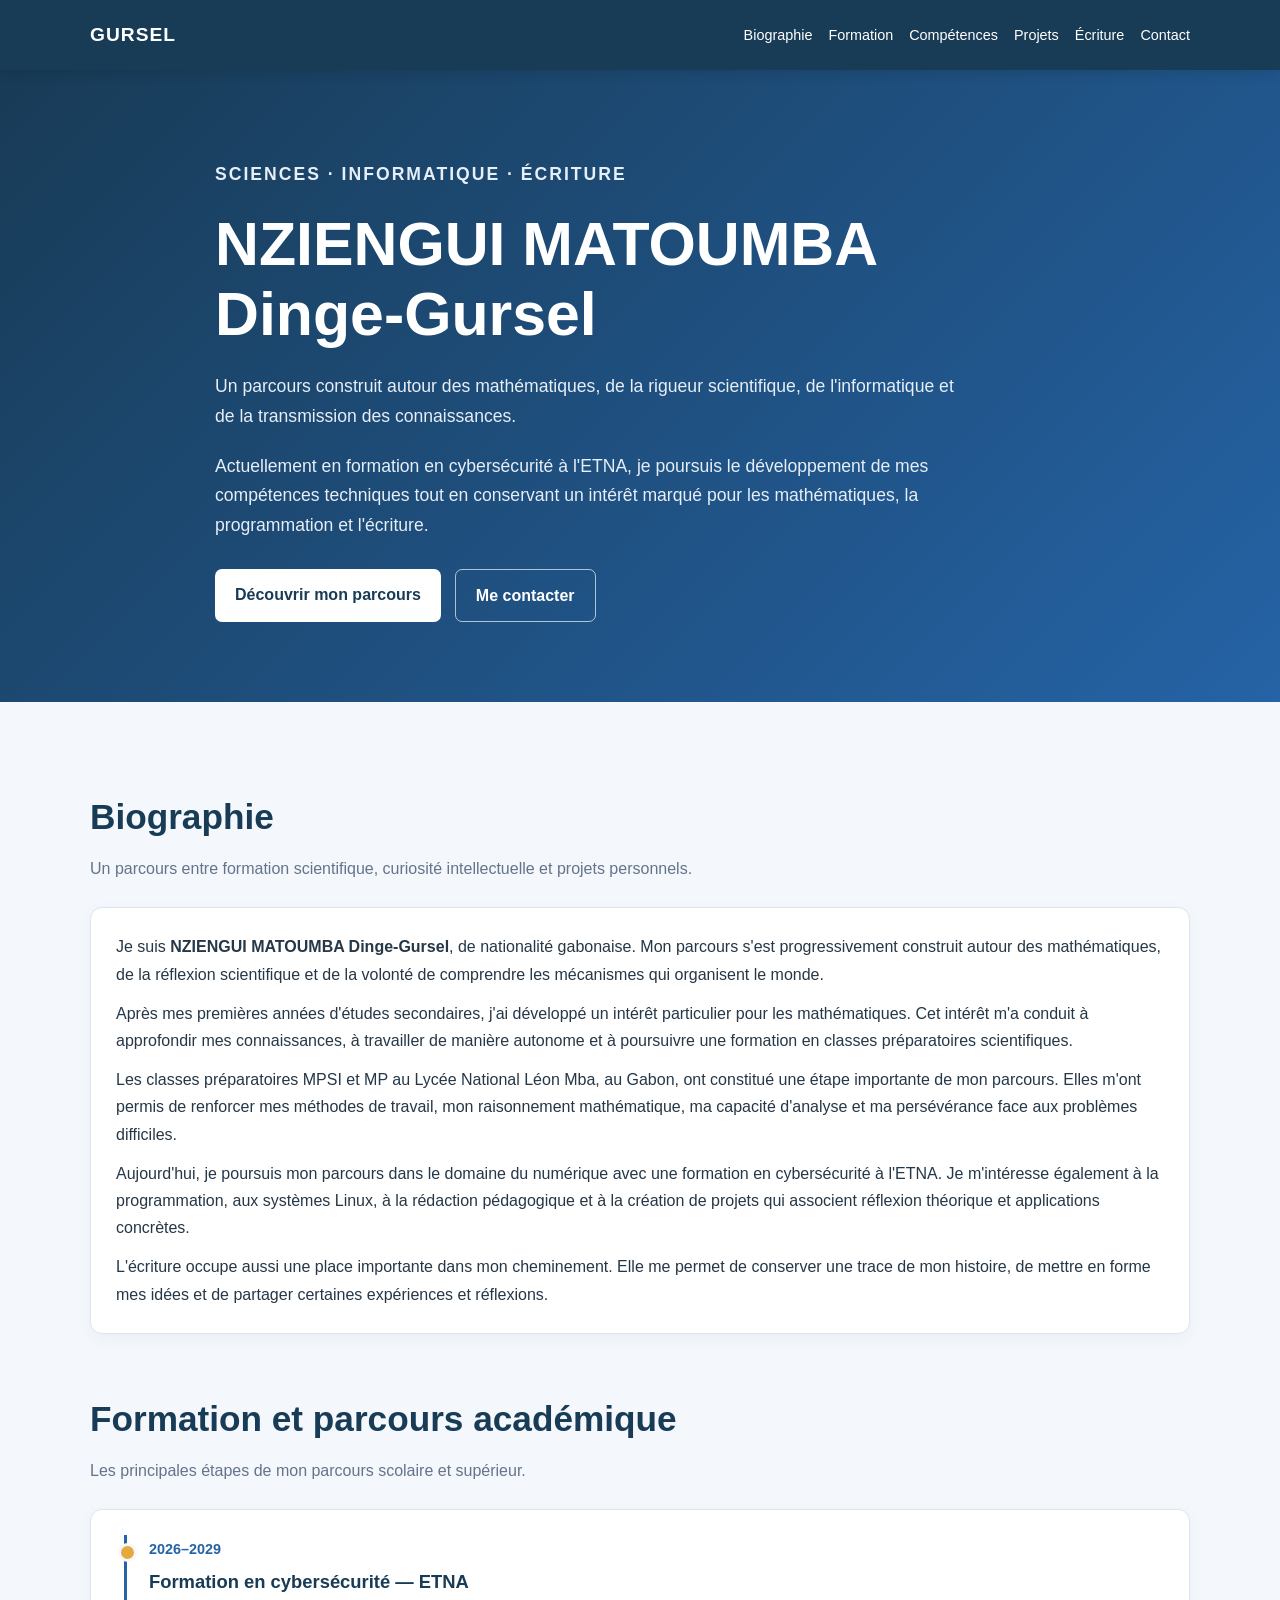
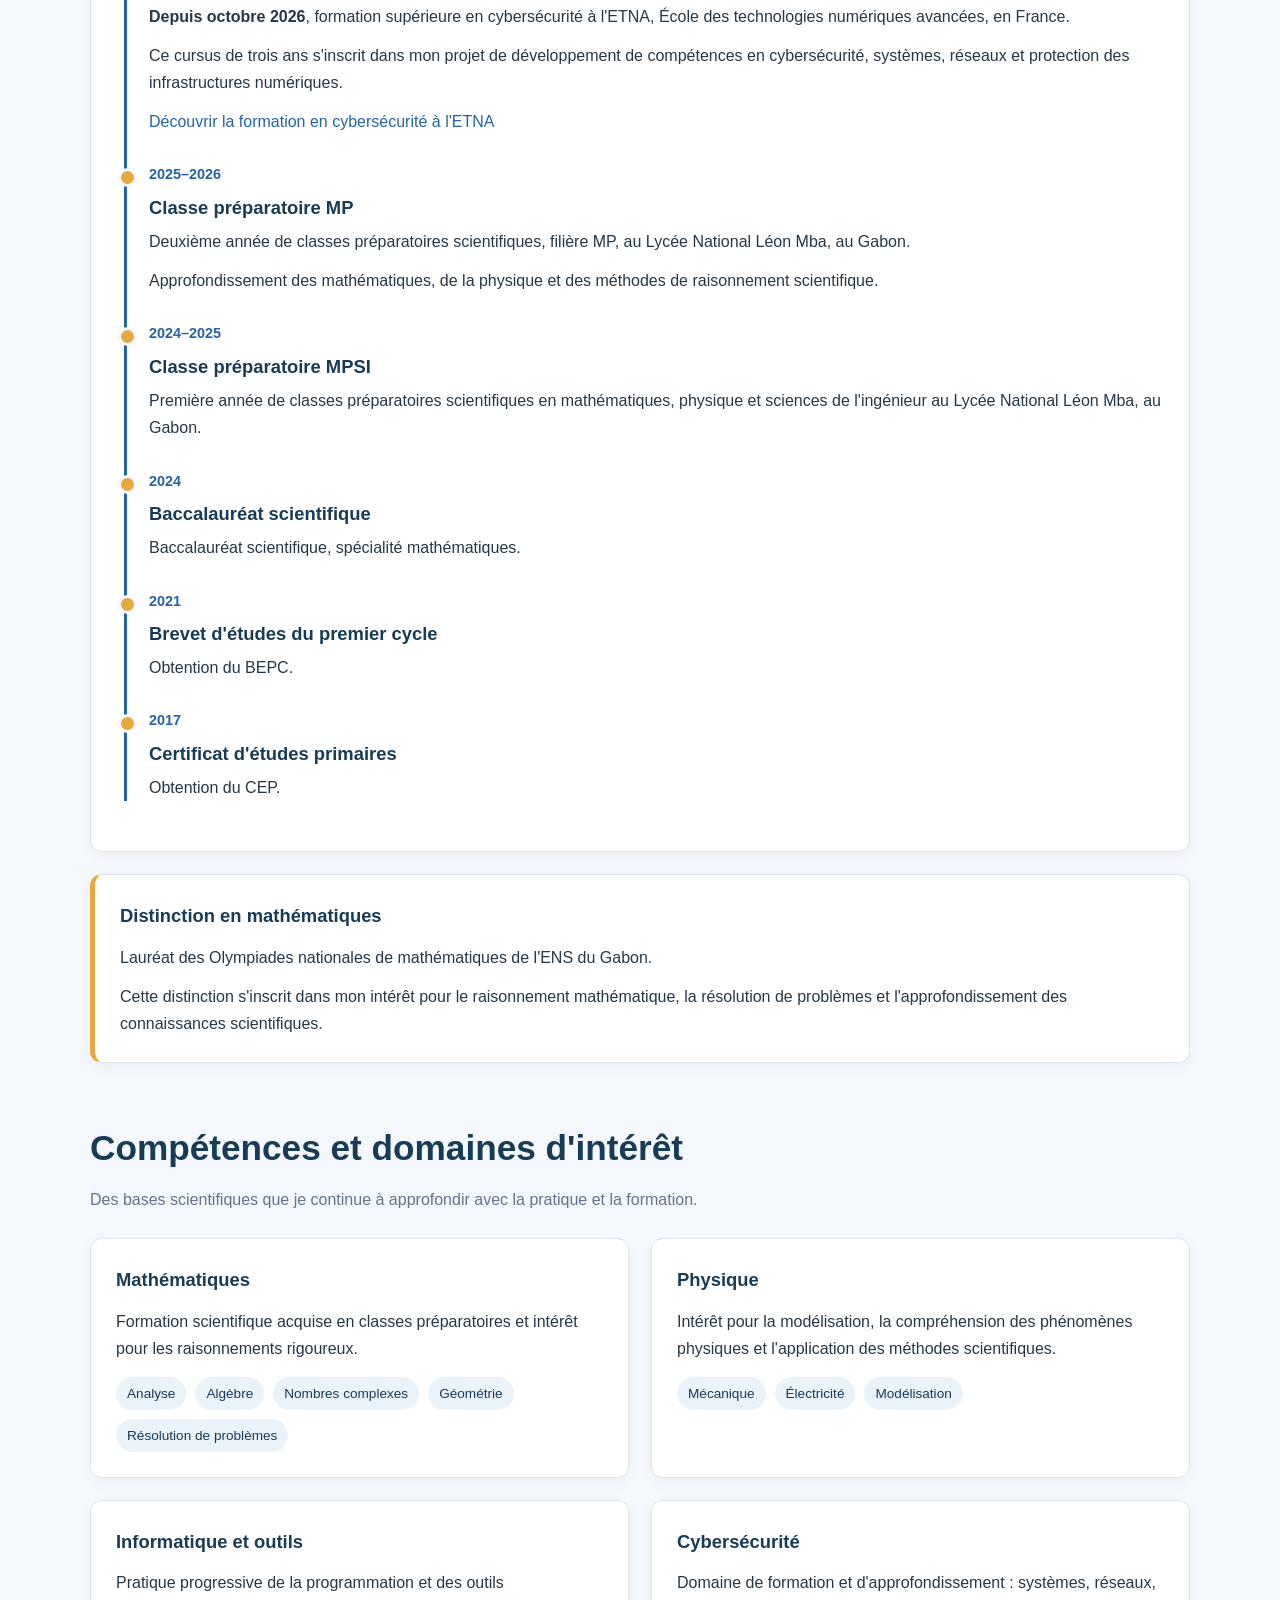
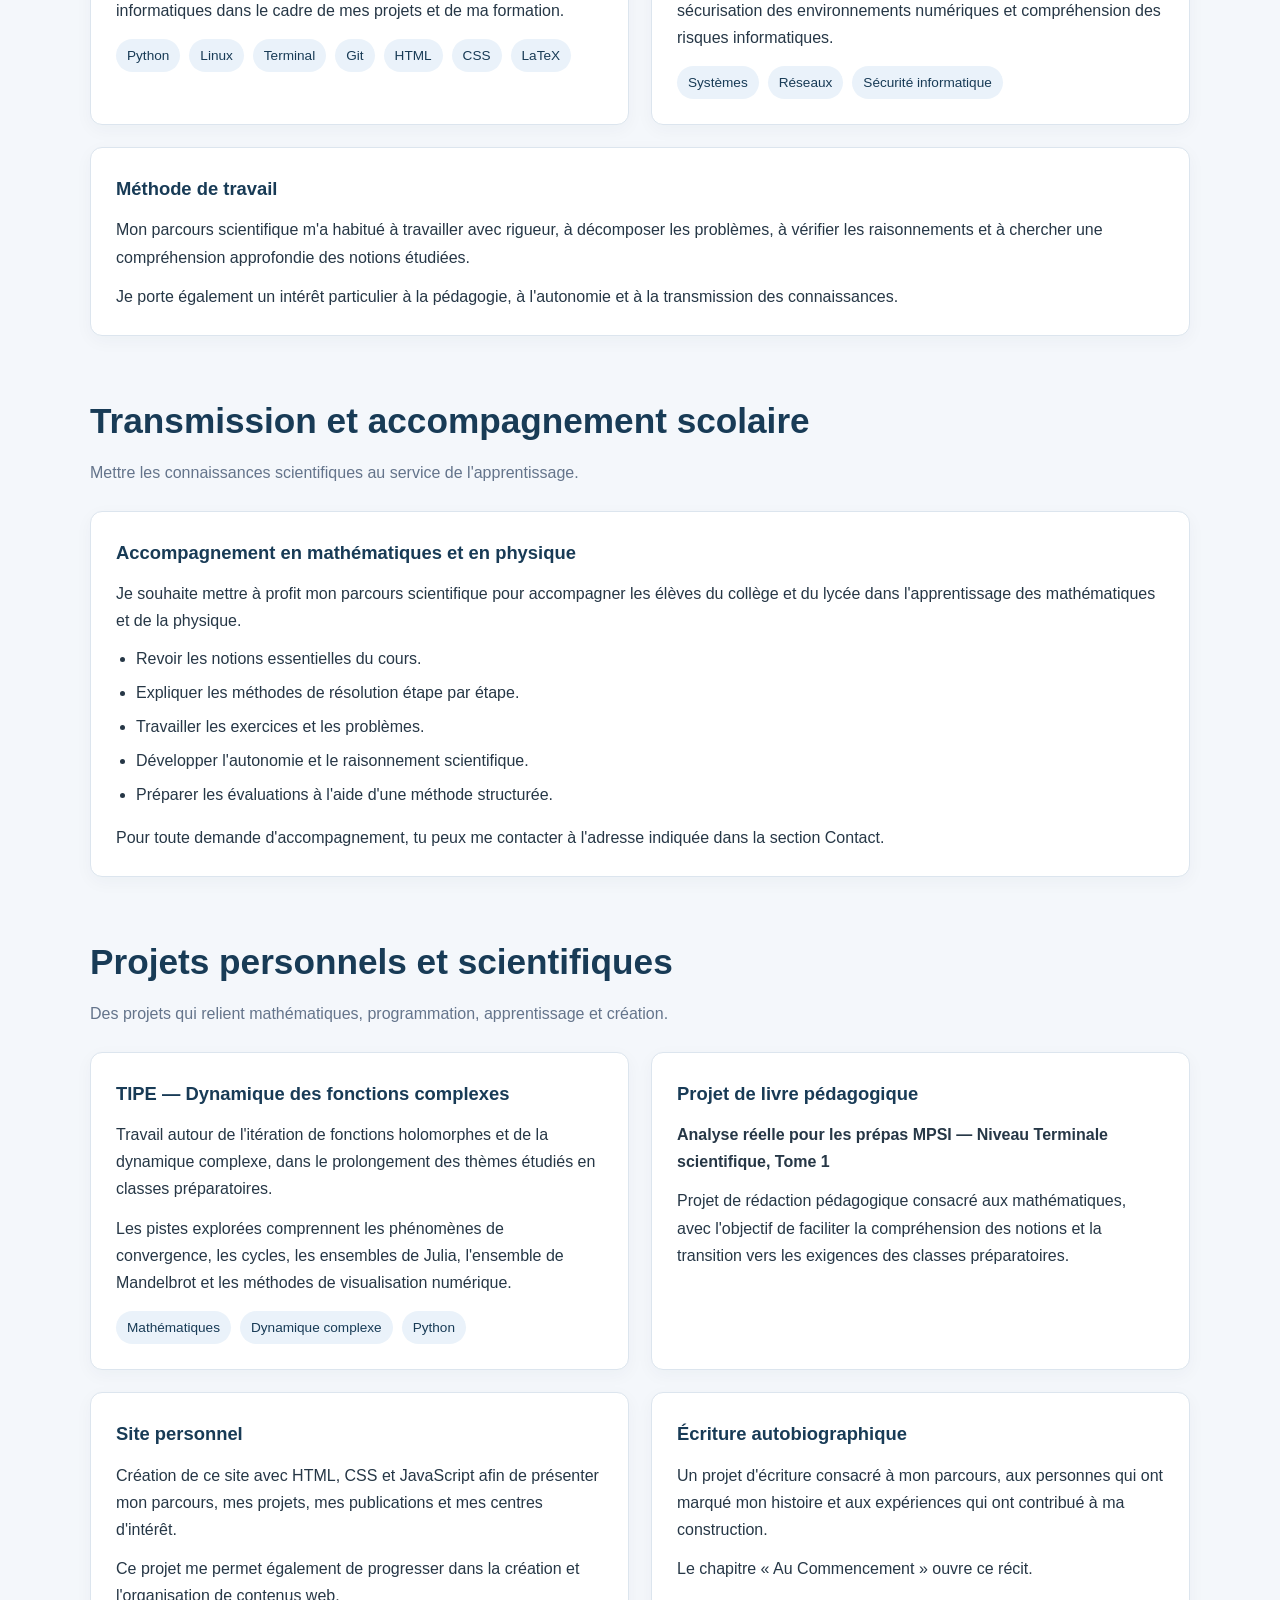
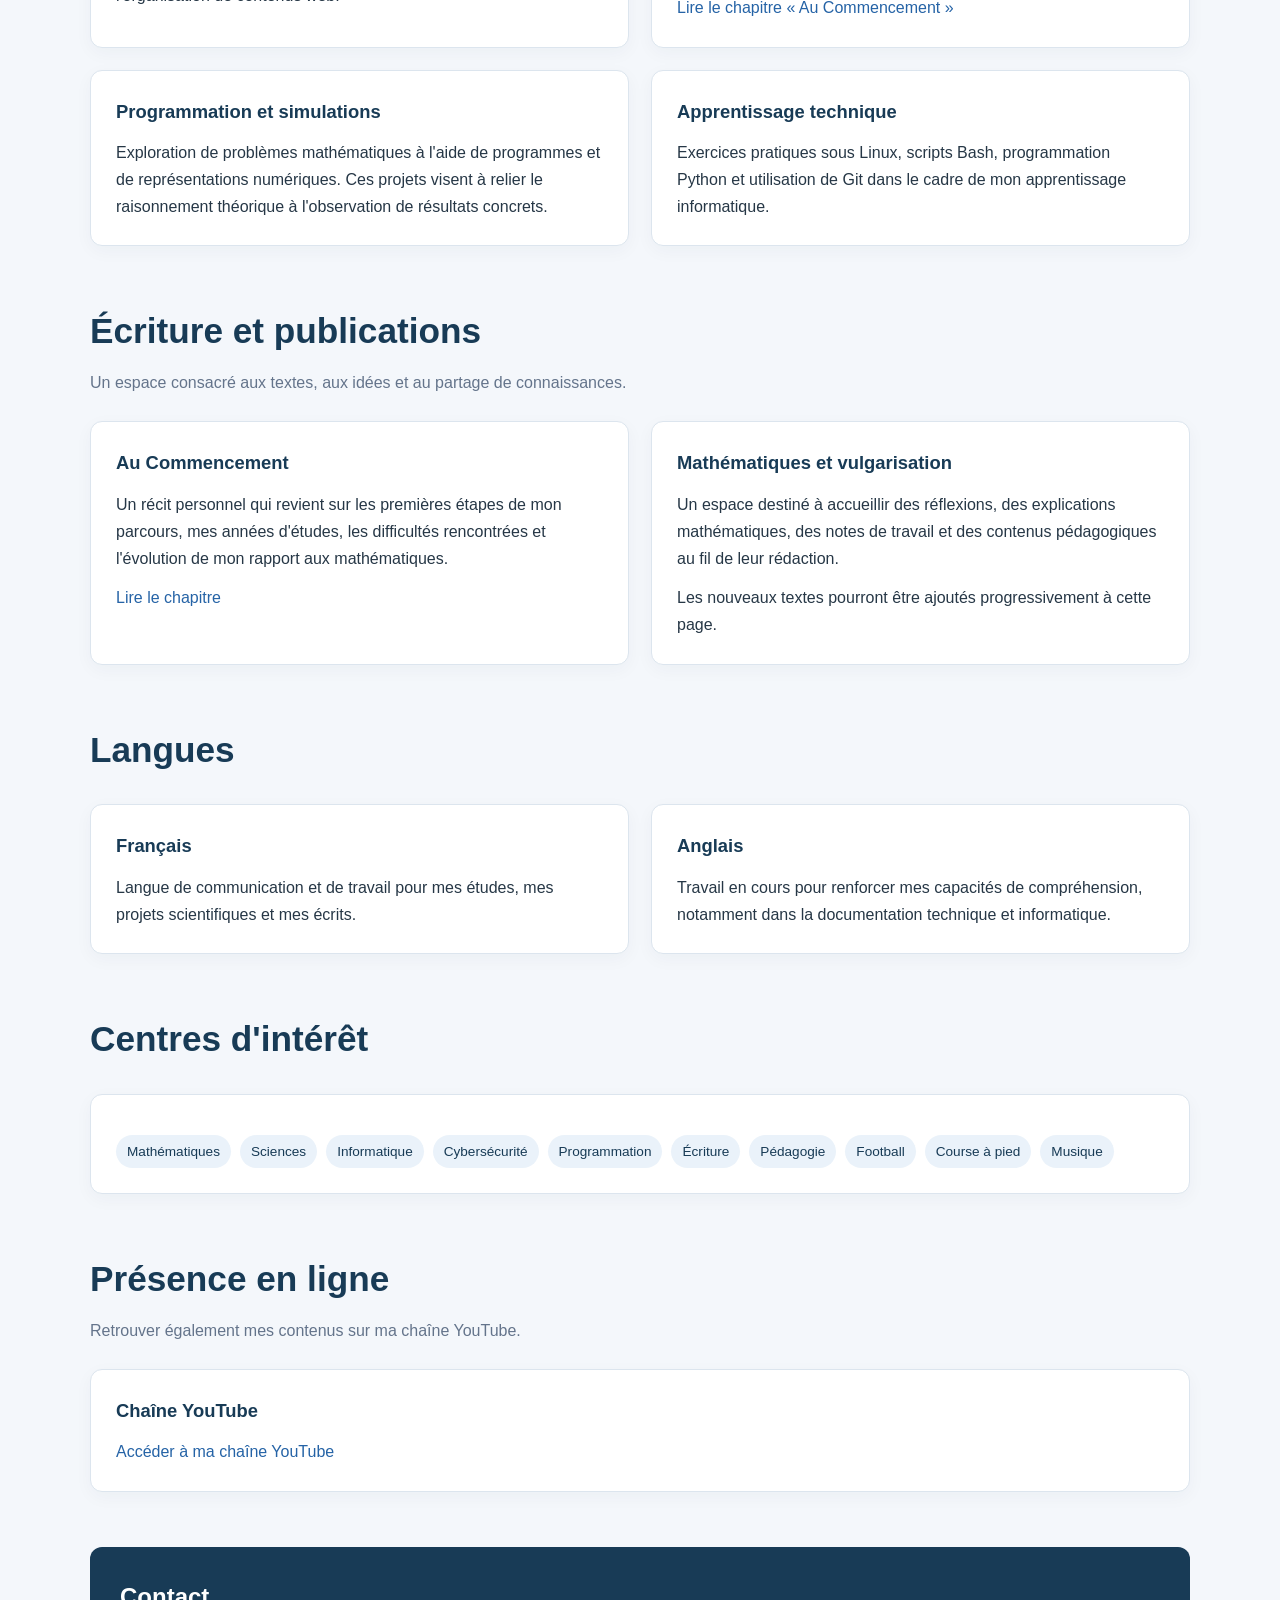
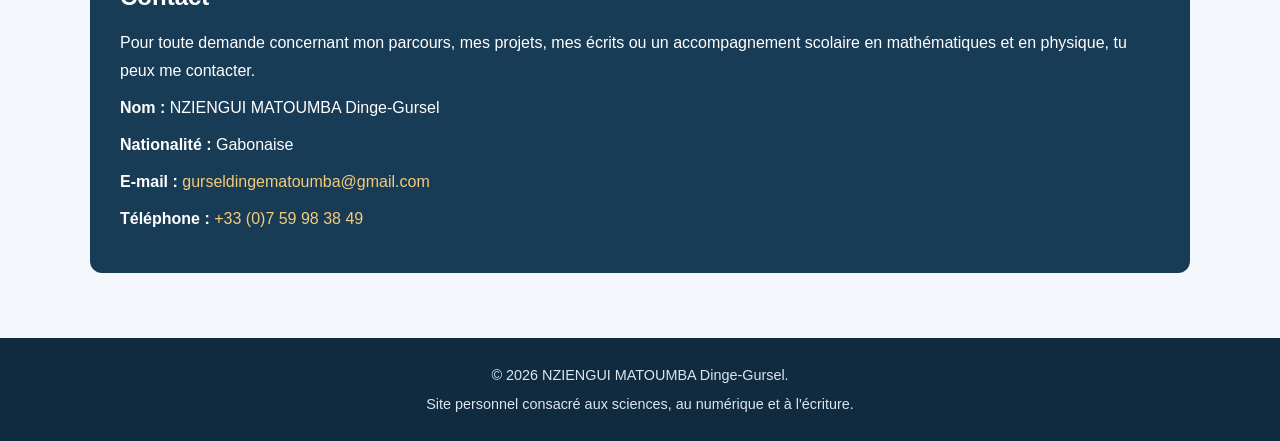
<file: index.html>
<!DOCTYPE html>
<html lang="fr">
<head>
    <meta charset="UTF-8">
    <meta name="viewport" content="width=device-width, initial-scale=1.0">

    <meta name="author" content="NZIENGUI MATOUMBA Dinge-Gursel">
    <meta name="description" content="Site personnel de NZIENGUI MATOUMBA Dinge-Gursel : parcours scientifique, mathématiques, informatique, cybersécurité, projets et écriture.">

    <title>NZIENGUI MATOUMBA Dinge-Gursel | Site personnel</title>

    <style>
        :root {
            --primary: #183b56;
            --secondary: #2563a6;
            --accent: #e5a93d;
            --background: #f4f7fb;
            --surface: #ffffff;
            --text: #263746;
            --muted: #64748b;
            --border: #dce5ee;
        }

        * {
            box-sizing: border-box;
            margin: 0;
            padding: 0;
        }

        html {
            scroll-behavior: smooth;
            scroll-padding-top: 85px;
        }

        body {
            font-family: Arial, Helvetica, sans-serif;
            background: var(--background);
            color: var(--text);
            line-height: 1.7;
        }

        a {
            color: var(--secondary);
            text-decoration: none;
        }

        a:hover {
            text-decoration: underline;
        }

        .container {
            width: min(1100px, 92%);
            margin: 0 auto;
        }

        header {
            position: sticky;
            top: 0;
            z-index: 10;
            background: var(--primary);
            color: white;
            box-shadow: 0 3px 12px rgba(0, 0, 0, 0.12);
        }

        .navbar {
            min-height: 70px;
            display: flex;
            justify-content: space-between;
            align-items: center;
            gap: 20px;
            flex-wrap: wrap;
            padding: 14px 0;
        }

        .logo {
            color: white;
            font-size: 1.2rem;
            font-weight: bold;
            letter-spacing: 1px;
        }

        nav {
            display: flex;
            flex-wrap: wrap;
            gap: 16px;
        }

        nav a {
            color: white;
            font-size: 0.9rem;
        }

        .hero {
            background: linear-gradient(135deg, #183b56, #2563a6);
            color: white;
            padding: 90px 0 80px;
        }

        .hero-content {
            max-width: 850px;
        }

        .eyebrow {
            color: #f4cc79;
            text-transform: uppercase;
            font-size: 0.85rem;
            font-weight: bold;
            letter-spacing: 2px;
            margin-bottom: 18px;
        }

        .hero h1 {
            font-size: clamp(2.1rem, 5vw, 3.8rem);
            line-height: 1.15;
            margin-bottom: 22px;
        }

        .hero p {
            max-width: 750px;
            font-size: 1.1rem;
            color: #e6eef7;
            margin-bottom: 20px;
        }

        .hero-links {
            display: flex;
            gap: 14px;
            flex-wrap: wrap;
            margin-top: 28px;
        }

        .btn {
            display: inline-block;
            padding: 12px 20px;
            border-radius: 7px;
            font-weight: bold;
            transition: transform 0.2s, background 0.2s;
        }

        .btn:hover {
            transform: translateY(-2px);
            text-decoration: none;
        }

        .btn-light {
            background: white;
            color: var(--primary);
        }

        .btn-outline {
            border: 1px solid rgba(255, 255, 255, 0.65);
            color: white;
        }

        main {
            padding: 30px 0 65px;
        }

        section {
            margin-top: 55px;
            scroll-margin-top: 95px;
        }

        .section-heading {
            margin-bottom: 25px;
        }

        .section-heading h2 {
            color: var(--primary);
            font-size: clamp(1.6rem, 3vw, 2.2rem);
            margin-bottom: 8px;
        }

        .section-heading p {
            color: var(--muted);
            max-width: 780px;
        }

        .grid {
            display: grid;
            grid-template-columns: repeat(2, minmax(0, 1fr));
            gap: 22px;
        }

        .card {
            background: var(--surface);
            border: 1px solid var(--border);
            border-radius: 12px;
            padding: 25px;
            box-shadow: 0 5px 18px rgba(24, 59, 86, 0.04);
        }

        .card h3 {
            color: var(--primary);
            font-size: 1.15rem;
            margin-bottom: 12px;
        }

        .card p + p {
            margin-top: 12px;
        }

        .card ul {
            padding-left: 20px;
            margin-top: 10px;
        }

        .card li {
            margin-bottom: 7px;
        }

        .tag-list {
            display: flex;
            flex-wrap: wrap;
            gap: 9px;
            margin-top: 15px;
        }

        .tag {
            display: inline-block;
            background: #eaf2fa;
            color: var(--primary);
            border-radius: 20px;
            padding: 5px 11px;
            font-size: 0.85rem;
        }

        .timeline {
            border-left: 3px solid var(--secondary);
            padding-left: 22px;
            margin-left: 8px;
        }

        .timeline-item {
            position: relative;
            margin-bottom: 25px;
        }

        .timeline-item::before {
            content: "";
            position: absolute;
            left: -31px;
            top: 8px;
            width: 13px;
            height: 13px;
            border-radius: 50%;
            background: var(--accent);
            border: 3px solid var(--background);
        }

        .timeline-item h3 {
            color: var(--primary);
            margin-bottom: 5px;
        }

        .date {
            display: inline-block;
            color: var(--secondary);
            font-weight: bold;
            font-size: 0.9rem;
            margin-bottom: 5px;
        }

        .highlight {
            border-left: 5px solid var(--accent);
        }

        .contact-card {
            background: var(--primary);
            color: white;
            border-radius: 12px;
            padding: 30px;
        }

        .contact-card h2 {
            color: white;
            margin-bottom: 12px;
        }

        .contact-card p {
            margin-bottom: 10px;
        }

        .contact-card a {
            color: #f4cc79;
            overflow-wrap: anywhere;
        }

        footer {
            background: #102b40;
            color: #dce5ee;
            text-align: center;
            padding: 25px 0;
            font-size: 0.9rem;
        }

        footer p + p {
            margin-top: 5px;
        }

        @media (max-width: 720px) {
            .grid {
                grid-template-columns: 1fr;
            }

            .navbar {
                align-items: flex-start;
                flex-direction: column;
            }

            nav {
                gap: 12px;
            }

            .hero {
                padding: 65px 0;
            }

            .card {
                padding: 20px;
            }
        }
    </style>
</head>

<body>

<header>
    <div class="container navbar">
        <a class="logo" href="#accueil">GURSEL</a>

        <nav aria-label="Navigation principale">
            <a href="#biographie">Biographie</a>
            <a href="#formation">Formation</a>
            <a href="#competences">Compétences</a>
            <a href="#projets">Projets</a>
            <a href="#publications">Écriture</a>
            <a href="#contact">Contact</a>
        </nav>
    </div>
</header>

<section class="hero" id="accueil" style="margin-top: 0;">
    <div class="container hero-content">
        <p class="eyebrow">Sciences · Informatique · Écriture</p>

        <h1>NZIENGUI MATOUMBA Dinge-Gursel</h1>

        <p>
            Un parcours construit autour des mathématiques, de la rigueur
            scientifique, de l'informatique et de la transmission des
            connaissances.
        </p>

        <p>
            Actuellement en formation en cybersécurité à l'ETNA, je poursuis
            le développement de mes compétences techniques tout en conservant
            un intérêt marqué pour les mathématiques, la programmation et
            l'écriture.
        </p>

        <div class="hero-links">
            <a class="btn btn-light" href="#biographie">
                Découvrir mon parcours
            </a>

            <a class="btn btn-outline" href="#contact">
                Me contacter
            </a>
        </div>
    </div>
</section>

<main class="container">

    <section id="biographie">
        <div class="section-heading">
            <h2>Biographie</h2>
            <p>Un parcours entre formation scientifique, curiosité intellectuelle et projets personnels.</p>
        </div>

        <div class="card">
            <p>
                Je suis <strong>NZIENGUI MATOUMBA Dinge-Gursel</strong>,
                de nationalité gabonaise. Mon parcours s'est progressivement
                construit autour des mathématiques, de la réflexion
                scientifique et de la volonté de comprendre les mécanismes
                qui organisent le monde.
            </p>

            <p>
                Après mes premières années d'études secondaires, j'ai
                développé un intérêt particulier pour les mathématiques.
                Cet intérêt m'a conduit à approfondir mes connaissances,
                à travailler de manière autonome et à poursuivre une
                formation en classes préparatoires scientifiques.
            </p>

            <p>
                Les classes préparatoires MPSI et MP au Lycée National
                Léon Mba, au Gabon, ont constitué une étape importante
                de mon parcours. Elles m'ont permis de renforcer mes
                méthodes de travail, mon raisonnement mathématique,
                ma capacité d'analyse et ma persévérance face aux
                problèmes difficiles.
            </p>

            <p>
                Aujourd'hui, je poursuis mon parcours dans le domaine
                du numérique avec une formation en cybersécurité à l'ETNA.
                Je m'intéresse également à la programmation, aux systèmes
                Linux, à la rédaction pédagogique et à la création de
                projets qui associent réflexion théorique et applications
                concrètes.
            </p>

            <p>
                L'écriture occupe aussi une place importante dans mon
                cheminement. Elle me permet de conserver une trace de
                mon histoire, de mettre en forme mes idées et de partager
                certaines expériences et réflexions.
            </p>
        </div>
    </section>

    <section id="formation">
        <div class="section-heading">
            <h2>Formation et parcours académique</h2>
            <p>Les principales étapes de mon parcours scolaire et supérieur.</p>
        </div>

        <div class="card">
            <div class="timeline">

                <div class="timeline-item">
                    <span class="date">2026–2029</span>
                    <h3>Formation en cybersécurité — ETNA</h3>
                    <p>
                        <strong>Depuis octobre 2026</strong>, formation
                        supérieure en cybersécurité à l'ETNA, École des
                        technologies numériques avancées, en France.
                    </p>
                    <p>
                        Ce cursus de trois ans s'inscrit dans mon projet
                        de développement de compétences en cybersécurité,
                        systèmes, réseaux et protection des infrastructures
                        numériques.
                    </p>
                    <p>
                        <a href="https://etna.io/formation/bachelor-cybersecurite/"
                           target="_blank"
                           rel="noopener noreferrer">
                            Découvrir la formation en cybersécurité à l'ETNA
                        </a>
                    </p>
                </div>

                <div class="timeline-item">
                    <span class="date">2025–2026</span>
                    <h3>Classe préparatoire MP</h3>
                    <p>
                        Deuxième année de classes préparatoires scientifiques,
                        filière MP, au Lycée National Léon Mba, au Gabon.
                    </p>
                    <p>
                        Approfondissement des mathématiques, de la physique
                        et des méthodes de raisonnement scientifique.
                    </p>
                </div>

                <div class="timeline-item">
                    <span class="date">2024–2025</span>
                    <h3>Classe préparatoire MPSI</h3>
                    <p>
                        Première année de classes préparatoires scientifiques
                        en mathématiques, physique et sciences de l'ingénieur
                        au Lycée National Léon Mba, au Gabon.
                    </p>
                </div>

                <div class="timeline-item">
                    <span class="date">2024</span>
                    <h3>Baccalauréat scientifique</h3>
                    <p>
                        Baccalauréat scientifique, spécialité mathématiques.
                    </p>
                </div>

                <div class="timeline-item">
                    <span class="date">2021</span>
                    <h3>Brevet d'études du premier cycle</h3>
                    <p>Obtention du BEPC.</p>
                </div>

                <div class="timeline-item">
                    <span class="date">2017</span>
                    <h3>Certificat d'études primaires</h3>
                    <p>Obtention du CEP.</p>
                </div>

            </div>
        </div>

        <div class="card highlight" style="margin-top: 22px;">
            <h3>Distinction en mathématiques</h3>
            <p>
                Lauréat des Olympiades nationales de mathématiques de l'ENS
                du Gabon.
            </p>
            <p>
                Cette distinction s'inscrit dans mon intérêt pour le
                raisonnement mathématique, la résolution de problèmes
                et l'approfondissement des connaissances scientifiques.
            </p>
        </div>
    </section>

    <section id="competences">
        <div class="section-heading">
            <h2>Compétences et domaines d'intérêt</h2>
            <p>Des bases scientifiques que je continue à approfondir avec la pratique et la formation.</p>
        </div>

        <div class="grid">
            <div class="card">
                <h3>Mathématiques</h3>
                <p>
                    Formation scientifique acquise en classes préparatoires
                    et intérêt pour les raisonnements rigoureux.
                </p>
                <div class="tag-list">
                    <span class="tag">Analyse</span>
                    <span class="tag">Algèbre</span>
                    <span class="tag">Nombres complexes</span>
                    <span class="tag">Géométrie</span>
                    <span class="tag">Résolution de problèmes</span>
                </div>
            </div>

            <div class="card">
                <h3>Physique</h3>
                <p>
                    Intérêt pour la modélisation, la compréhension des
                    phénomènes physiques et l'application des méthodes
                    scientifiques.
                </p>
                <div class="tag-list">
                    <span class="tag">Mécanique</span>
                    <span class="tag">Électricité</span>
                    <span class="tag">Modélisation</span>
                </div>
            </div>

            <div class="card">
                <h3>Informatique et outils</h3>
                <p>
                    Pratique progressive de la programmation et des outils
                    informatiques dans le cadre de mes projets et de ma
                    formation.
                </p>
                <div class="tag-list">
                    <span class="tag">Python</span>
                    <span class="tag">Linux</span>
                    <span class="tag">Terminal</span>
                    <span class="tag">Git</span>
                    <span class="tag">HTML</span>
                    <span class="tag">CSS</span>
                    <span class="tag">LaTeX</span>
                </div>
            </div>

            <div class="card">
                <h3>Cybersécurité</h3>
                <p>
                    Domaine de formation et d'approfondissement : systèmes,
                    réseaux, sécurisation des environnements numériques
                    et compréhension des risques informatiques.
                </p>
                <div class="tag-list">
                    <span class="tag">Systèmes</span>
                    <span class="tag">Réseaux</span>
                    <span class="tag">Sécurité informatique</span>
                </div>
            </div>
        </div>

        <div class="card" style="margin-top: 22px;">
            <h3>Méthode de travail</h3>
            <p>
                Mon parcours scientifique m'a habitué à travailler avec
                rigueur, à décomposer les problèmes, à vérifier les
                raisonnements et à chercher une compréhension approfondie
                des notions étudiées.
            </p>
            <p>
                Je porte également un intérêt particulier à la pédagogie,
                à l'autonomie et à la transmission des connaissances.
            </p>
        </div>
    </section>

    <section id="enseignement">
        <div class="section-heading">
            <h2>Transmission et accompagnement scolaire</h2>
            <p>Mettre les connaissances scientifiques au service de l'apprentissage.</p>
        </div>

        <div class="card">
            <h3>Accompagnement en mathématiques et en physique</h3>
            <p>
                Je souhaite mettre à profit mon parcours scientifique
                pour accompagner les élèves du collège et du lycée dans
                l'apprentissage des mathématiques et de la physique.
            </p>

            <ul>
                <li>Revoir les notions essentielles du cours.</li>
                <li>Expliquer les méthodes de résolution étape par étape.</li>
                <li>Travailler les exercices et les problèmes.</li>
                <li>Développer l'autonomie et le raisonnement scientifique.</li>
                <li>Préparer les évaluations à l'aide d'une méthode structurée.</li>
            </ul>

            <p style="margin-top: 15px;">
                Pour toute demande d'accompagnement, tu peux me contacter
                à l'adresse indiquée dans la section Contact.
            </p>
        </div>
    </section>

    <section id="projets">
        <div class="section-heading">
            <h2>Projets personnels et scientifiques</h2>
            <p>Des projets qui relient mathématiques, programmation, apprentissage et création.</p>
        </div>

        <div class="grid">
            <div class="card">
                <h3>TIPE — Dynamique des fonctions complexes</h3>
                <p>
                    Travail autour de l'itération de fonctions holomorphes
                    et de la dynamique complexe, dans le prolongement
                    des thèmes étudiés en classes préparatoires.
                </p>
                <p>
                    Les pistes explorées comprennent les phénomènes de
                    convergence, les cycles, les ensembles de Julia,
                    l'ensemble de Mandelbrot et les méthodes de visualisation
                    numérique.
                </p>
                <div class="tag-list">
                    <span class="tag">Mathématiques</span>
                    <span class="tag">Dynamique complexe</span>
                    <span class="tag">Python</span>
                </div>
            </div>

            <div class="card">
                <h3>Projet de livre pédagogique</h3>
                <p>
                    <strong>
                        Analyse réelle pour les prépas MPSI —
                        Niveau Terminale scientifique, Tome 1
                    </strong>
                </p>
                <p>
                    Projet de rédaction pédagogique consacré aux
                    mathématiques, avec l'objectif de faciliter la
                    compréhension des notions et la transition vers
                    les exigences des classes préparatoires.
                </p>
            </div>

            <div class="card">
                <h3>Site personnel</h3>
                <p>
                    Création de ce site avec HTML, CSS et JavaScript
                    afin de présenter mon parcours, mes projets,
                    mes publications et mes centres d'intérêt.
                </p>
                <p>
                    Ce projet me permet également de progresser dans
                    la création et l'organisation de contenus web.
                </p>
            </div>

            <div class="card">
                <h3>Écriture autobiographique</h3>
                <p>
                    Un projet d'écriture consacré à mon parcours,
                    aux personnes qui ont marqué mon histoire et
                    aux expériences qui ont contribué à ma construction.
                </p>
                <p>
                    Le chapitre « Au Commencement » ouvre ce récit.
                </p>
                <p>
                    <a href="articles/au-commencement.html">
                        Lire le chapitre « Au Commencement »
                    </a>
                </p>
            </div>

            <div class="card">
                <h3>Programmation et simulations</h3>
                <p>
                    Exploration de problèmes mathématiques à l'aide
                    de programmes et de représentations numériques.
                    Ces projets visent à relier le raisonnement
                    théorique à l'observation de résultats concrets.
                </p>
            </div>

            <div class="card">
                <h3>Apprentissage technique</h3>
                <p>
                    Exercices pratiques sous Linux, scripts Bash,
                    programmation Python et utilisation de Git
                    dans le cadre de mon apprentissage informatique.
                </p>
            </div>
        </div>
    </section>

    <section id="publications">
        <div class="section-heading">
            <h2>Écriture et publications</h2>
            <p>Un espace consacré aux textes, aux idées et au partage de connaissances.</p>
        </div>

        <div class="grid">
            <div class="card">
                <h3>Au Commencement</h3>
                <p>
                    Un récit personnel qui revient sur les premières
                    étapes de mon parcours, mes années d'études,
                    les difficultés rencontrées et l'évolution
                    de mon rapport aux mathématiques.
                </p>
                <p>
                    <a href="articles/au-commencement.html">
                        Lire le chapitre
                    </a>
                </p>
            </div>

            <div class="card">
                <h3>Mathématiques et vulgarisation</h3>
                <p>
                    Un espace destiné à accueillir des réflexions,
                    des explications mathématiques, des notes de travail
                    et des contenus pédagogiques au fil de leur rédaction.
                </p>
                <p>
                    Les nouveaux textes pourront être ajoutés
                    progressivement à cette page.
                </p>
            </div>
        </div>
    </section>

    <section id="langues">
        <div class="section-heading">
            <h2>Langues</h2>
        </div>

        <div class="grid">
            <div class="card">
                <h3>Français</h3>
                <p>
                    Langue de communication et de travail pour mes études,
                    mes projets scientifiques et mes écrits.
                </p>
            </div>

            <div class="card">
                <h3>Anglais</h3>
                <p>
                    Travail en cours pour renforcer mes capacités de
                    compréhension, notamment dans la documentation
                    technique et informatique.
                </p>
            </div>
        </div>
    </section>

    <section id="interets">
        <div class="section-heading">
            <h2>Centres d'intérêt</h2>
        </div>

        <div class="card">
            <div class="tag-list">
                <span class="tag">Mathématiques</span>
                <span class="tag">Sciences</span>
                <span class="tag">Informatique</span>
                <span class="tag">Cybersécurité</span>
                <span class="tag">Programmation</span>
                <span class="tag">Écriture</span>
                <span class="tag">Pédagogie</span>
                <span class="tag">Football</span>
                <span class="tag">Course à pied</span>
                <span class="tag">Musique</span>
            </div>
        </div>
    </section>

    <section id="reseaux">
        <div class="section-heading">
            <h2>Présence en ligne</h2>
            <p>Retrouver également mes contenus sur ma chaîne YouTube.</p>
        </div>

        <div class="card">
            <h3>Chaîne YouTube</h3>
            <p>
                <a href="https://www.youtube.com/channel/UC9QOqg1uTZA12CtqC9w8Ufw"
                   target="_blank"
                   rel="noopener noreferrer">
                    Accéder à ma chaîne YouTube
                </a>
            </p>
        </div>
    </section>

    <section id="contact">
        <div class="contact-card">
            <h2>Contact</h2>

            <p>
                Pour toute demande concernant mon parcours, mes projets,
                mes écrits ou un accompagnement scolaire en mathématiques
                et en physique, tu peux me contacter.
            </p>

            <p>
                <strong>Nom :</strong>
                NZIENGUI MATOUMBA Dinge-Gursel
            </p>

            <p>
                <strong>Nationalité :</strong> Gabonaise
            </p>

            <p>
                <strong>E-mail :</strong>
                <a href="mailto:gurseldingematoumba@gmail.com">
                    gurseldingematoumba@gmail.com
                </a>
            </p>

            <p>
                <strong>Téléphone :</strong>
                <a href="tel:+33759983849">
                    +33 (0)7 59 98 38 49
                </a>
            </p>
        </div>
    </section>

</main>

<footer>
    <div class="container">
        <p>
            © <span id="year">2026</span>
            NZIENGUI MATOUMBA Dinge-Gursel.
        </p>
        <p>Site personnel consacré aux sciences, au numérique et à l'écriture.</p>
    </div>
</footer>


<script src="js/site.js"></script>


</body>
</html>
</file>
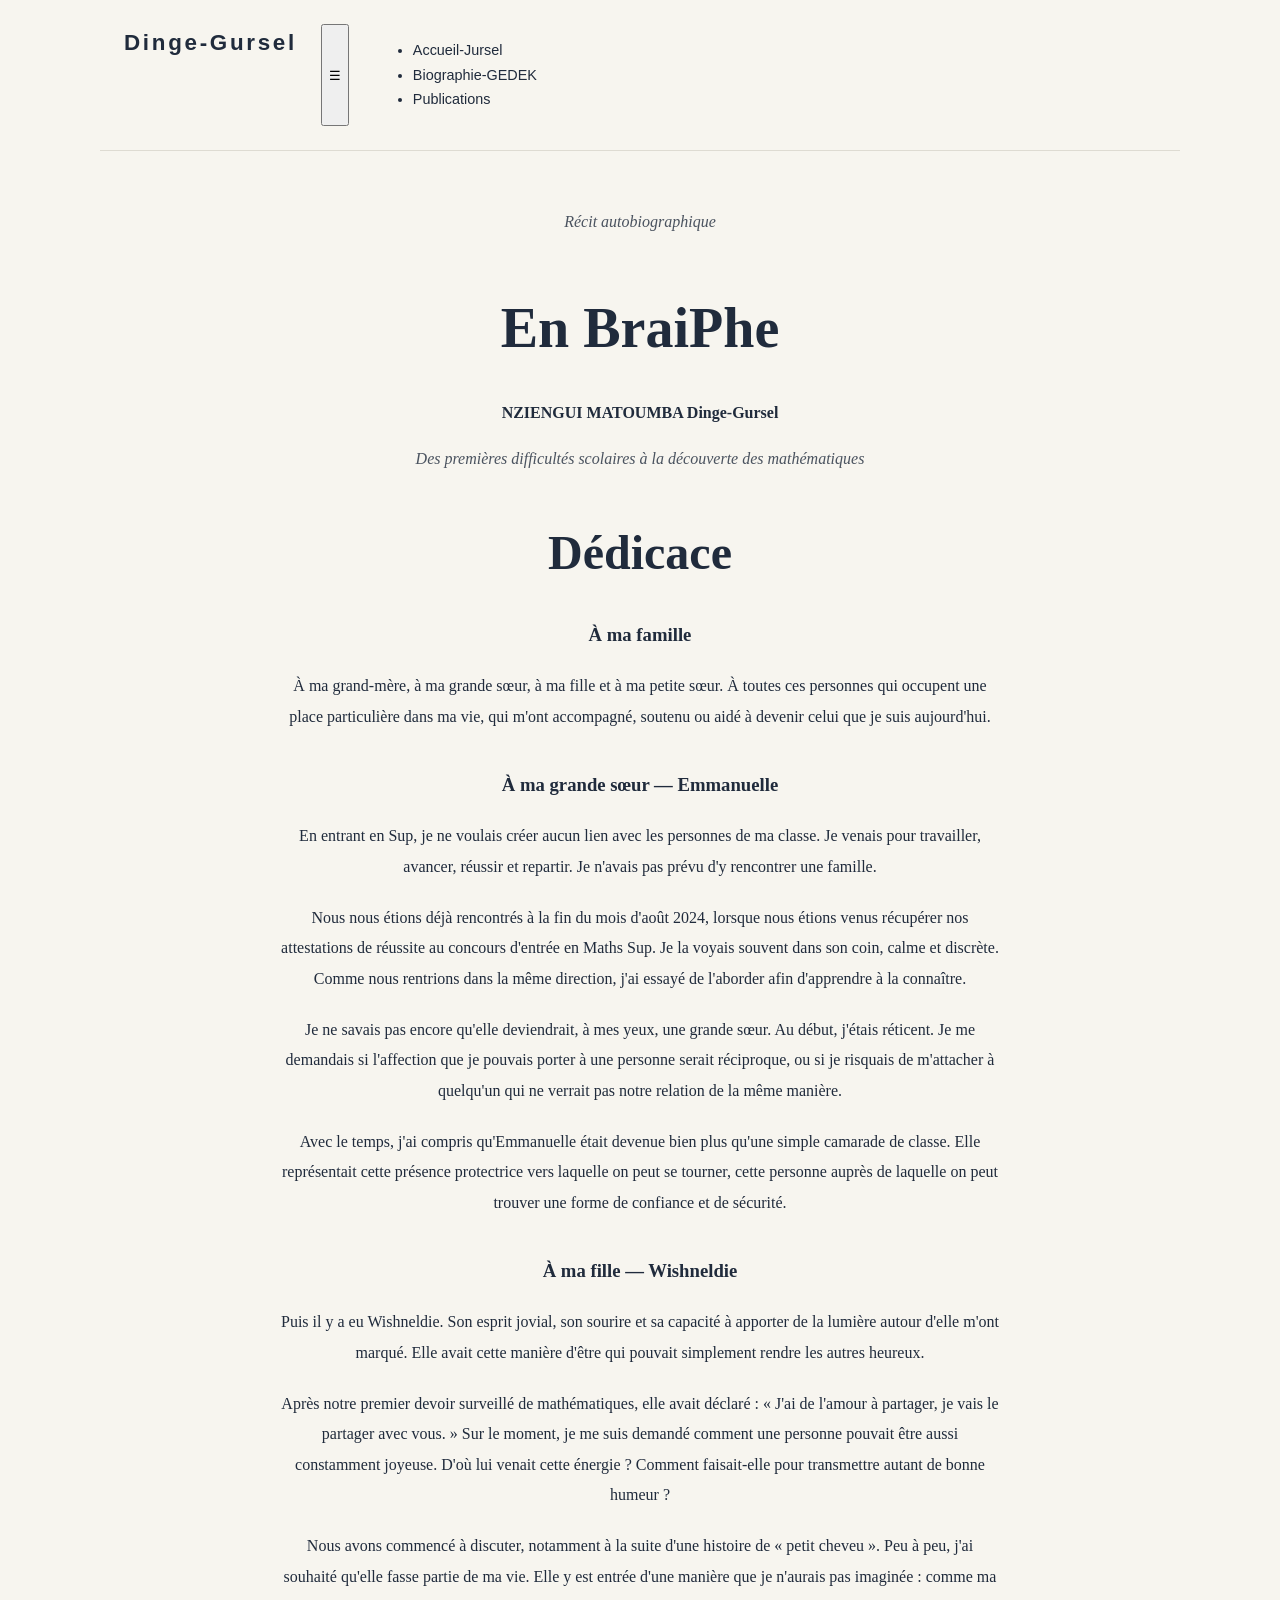
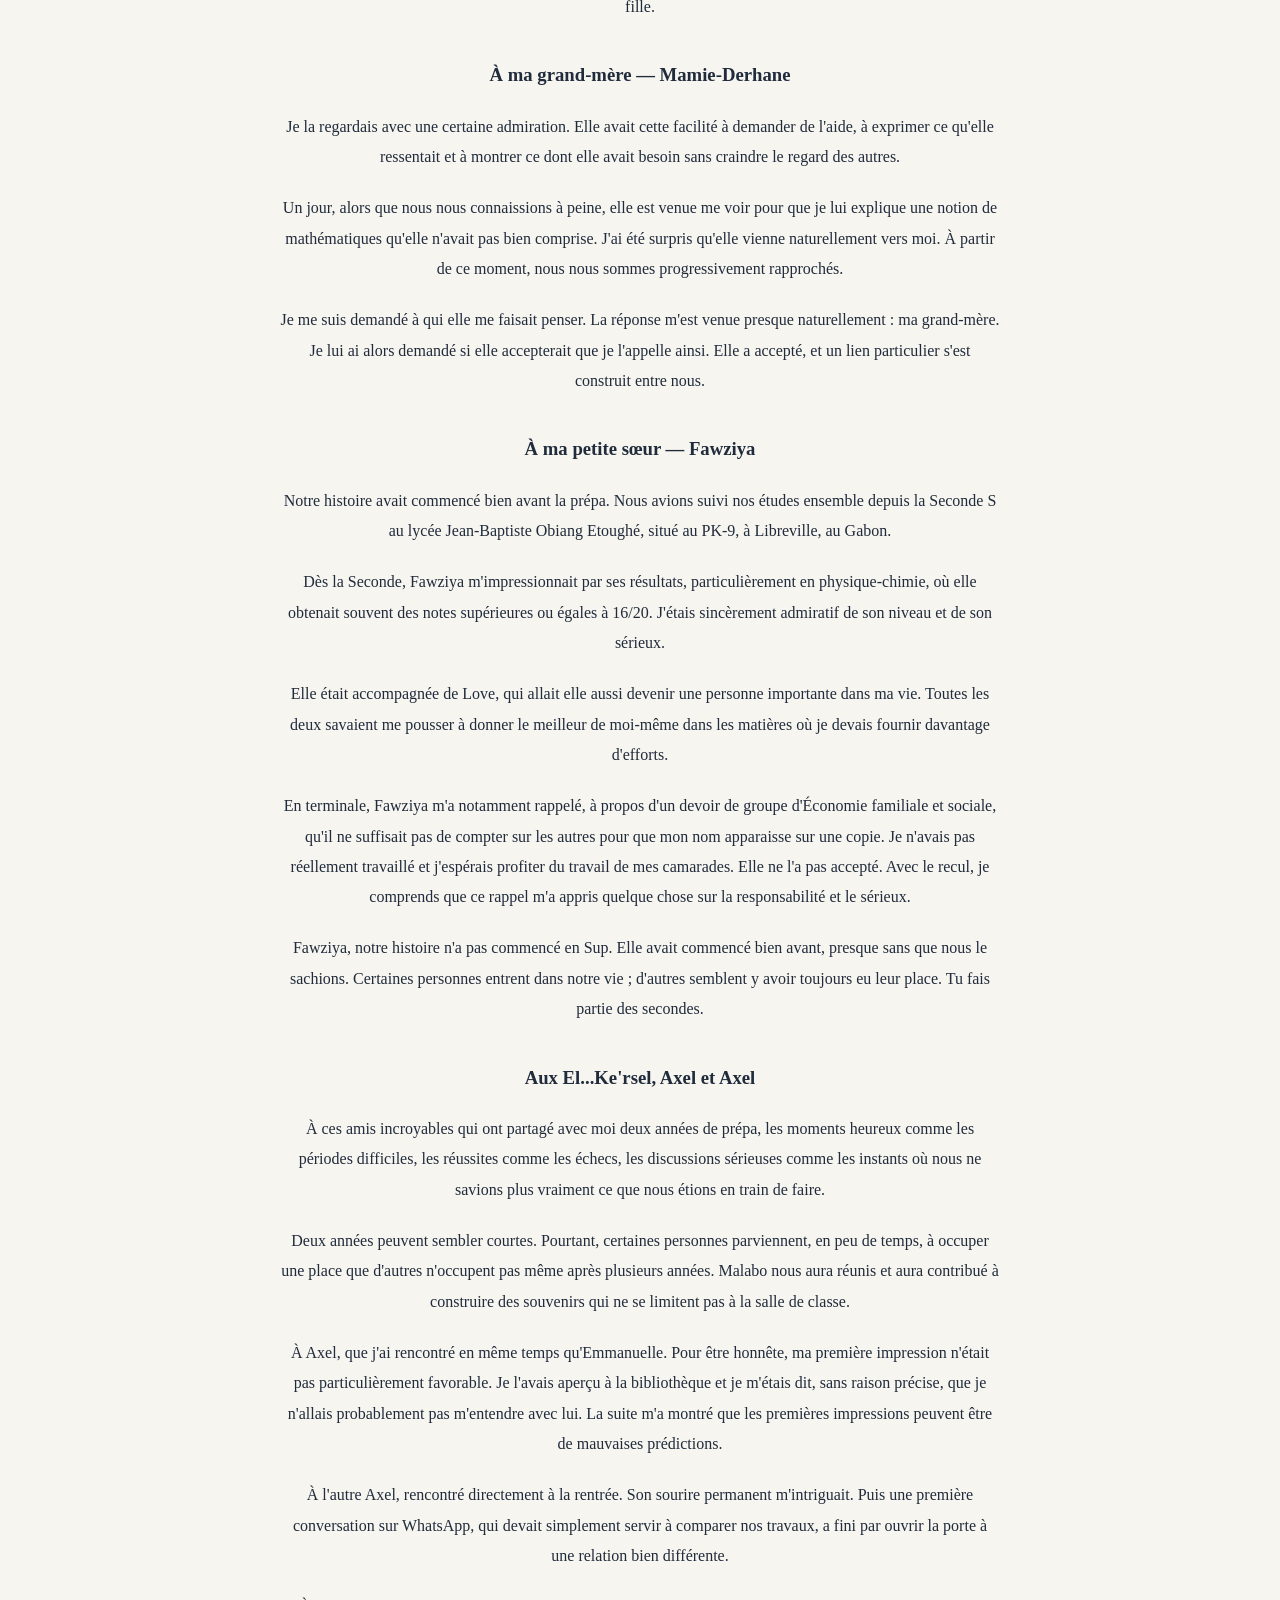
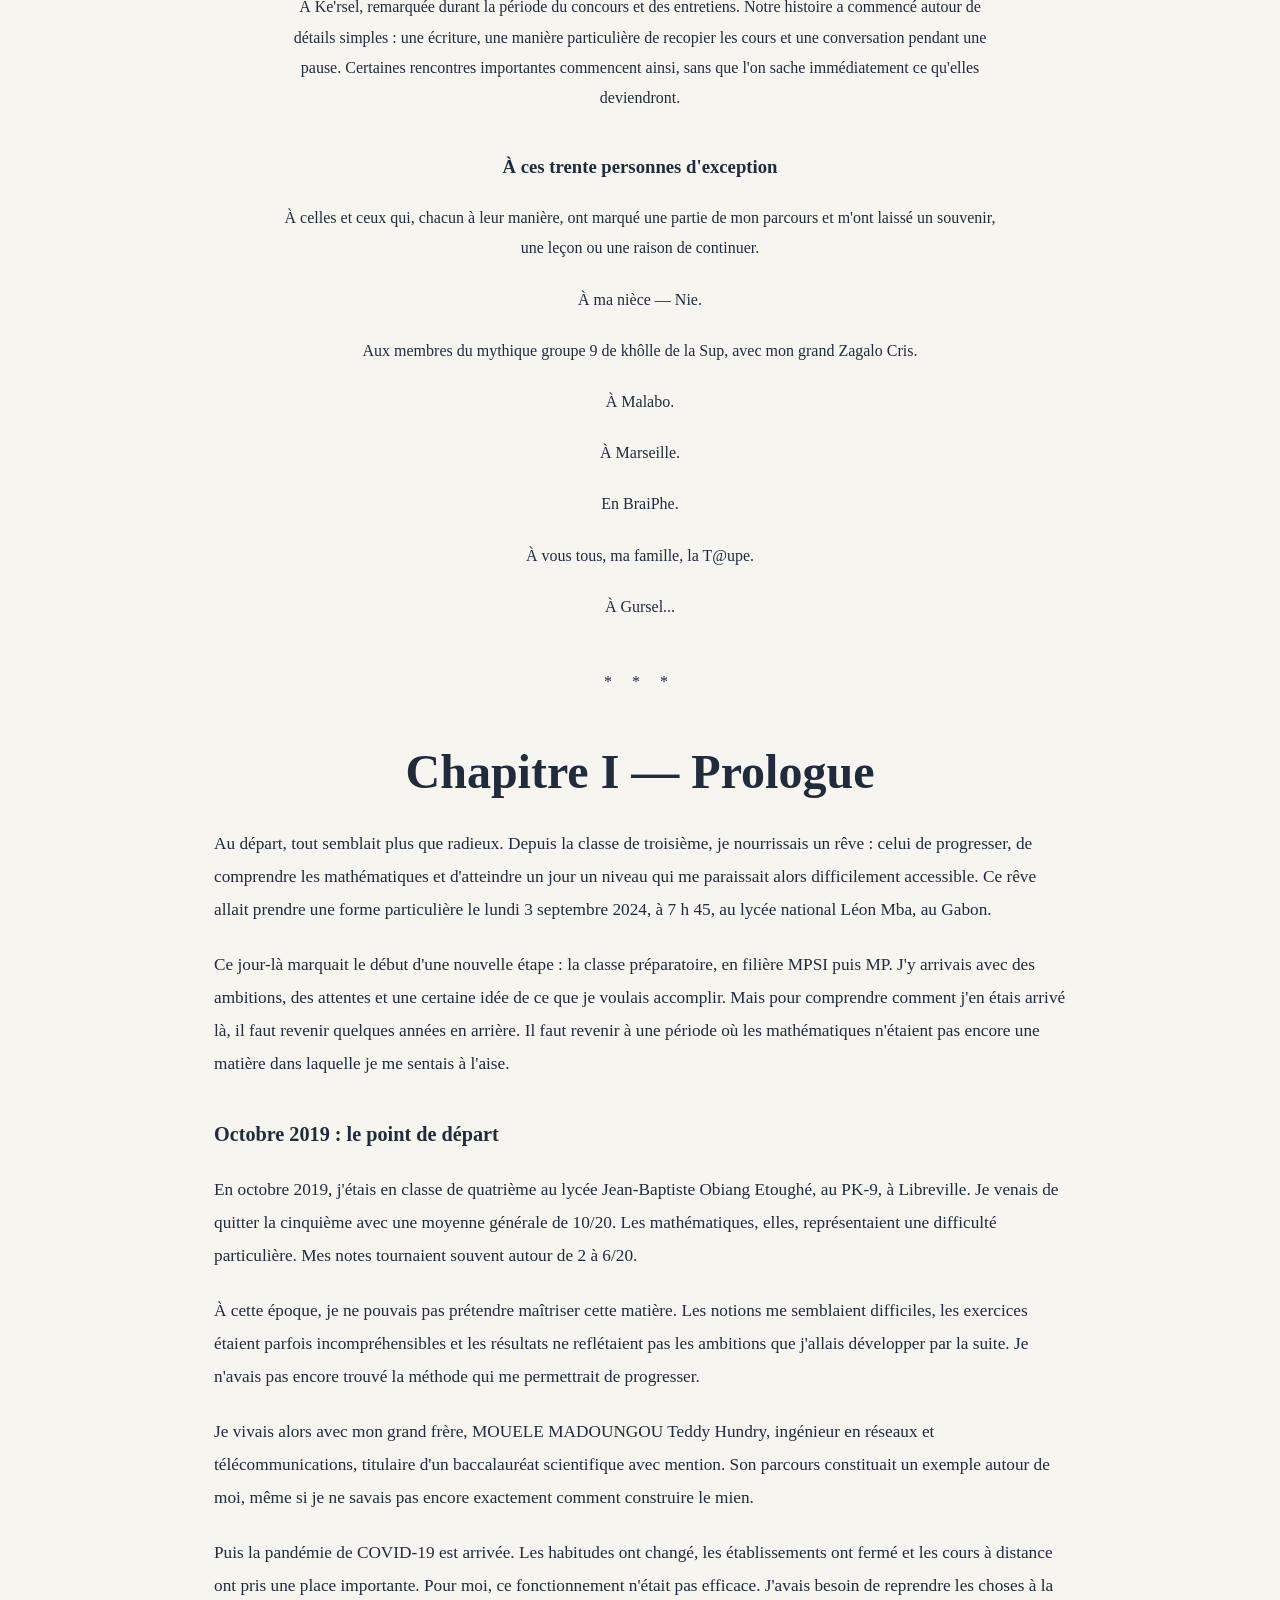
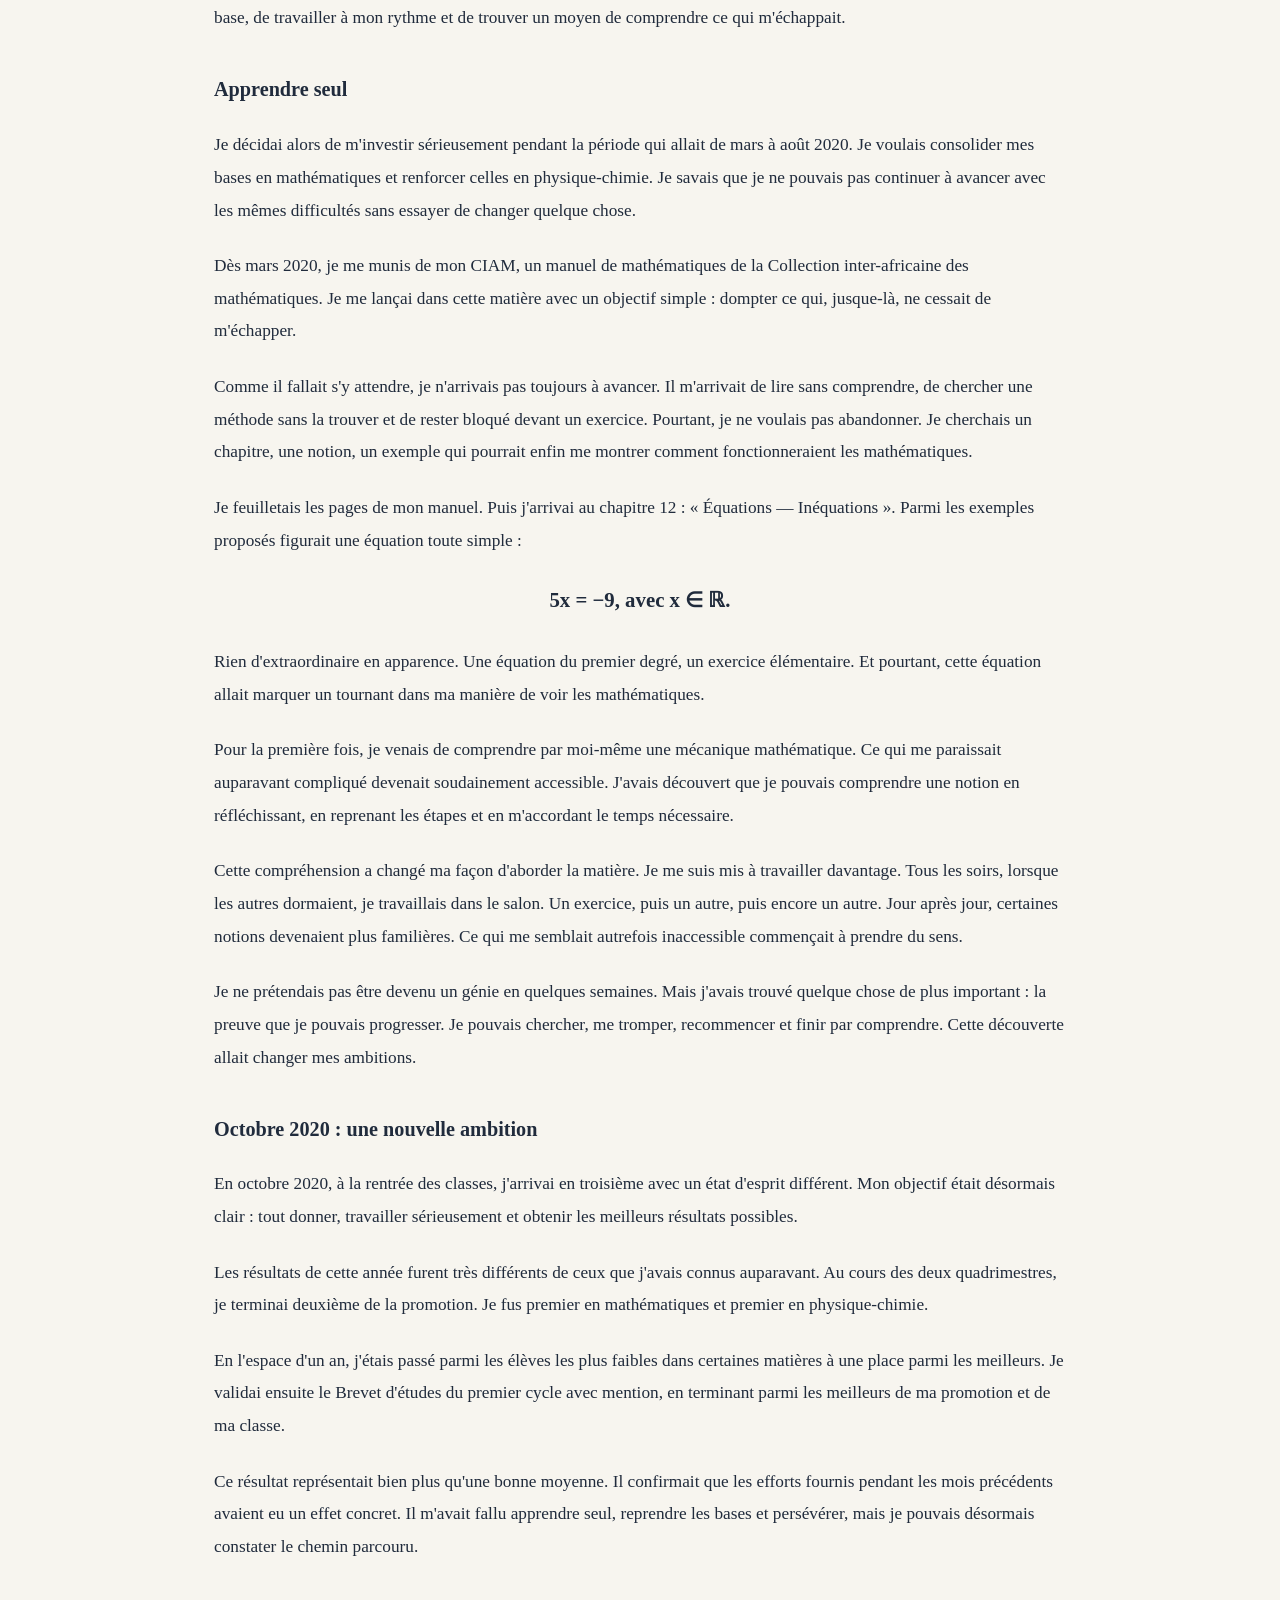
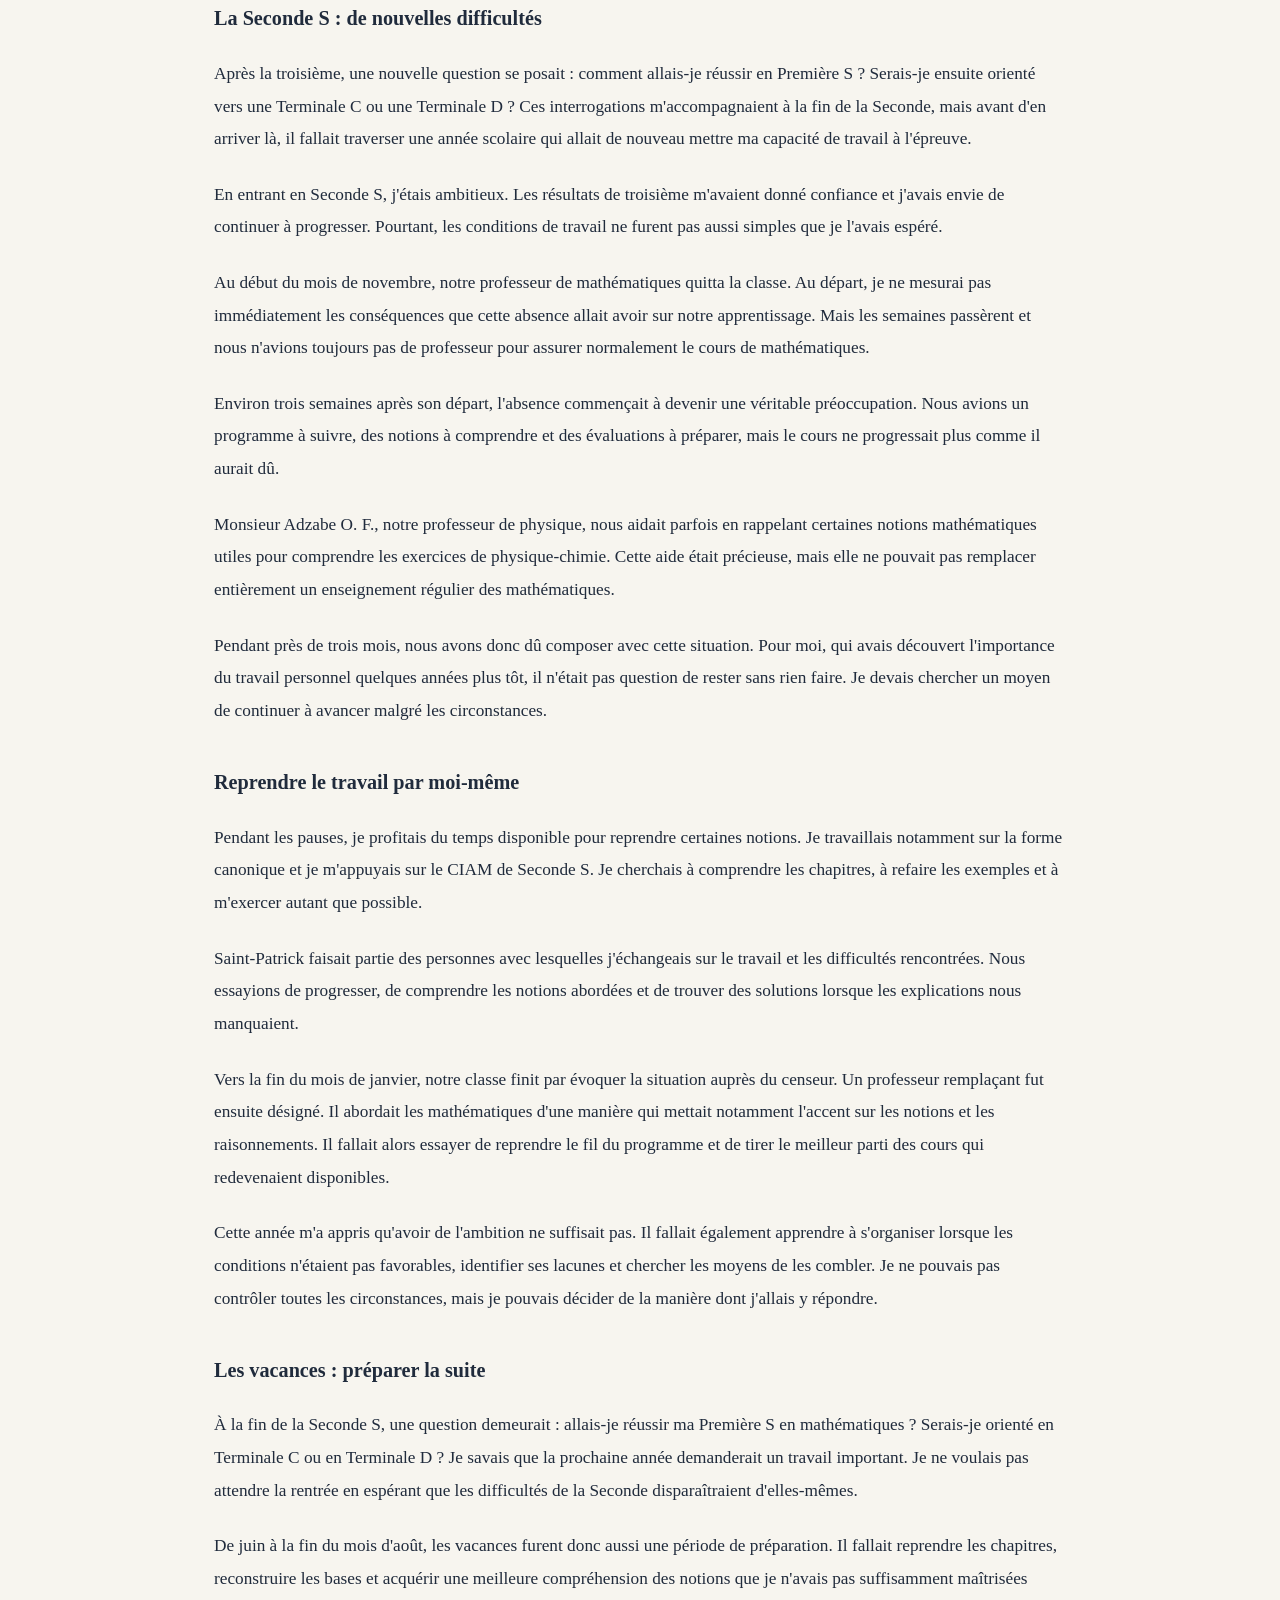
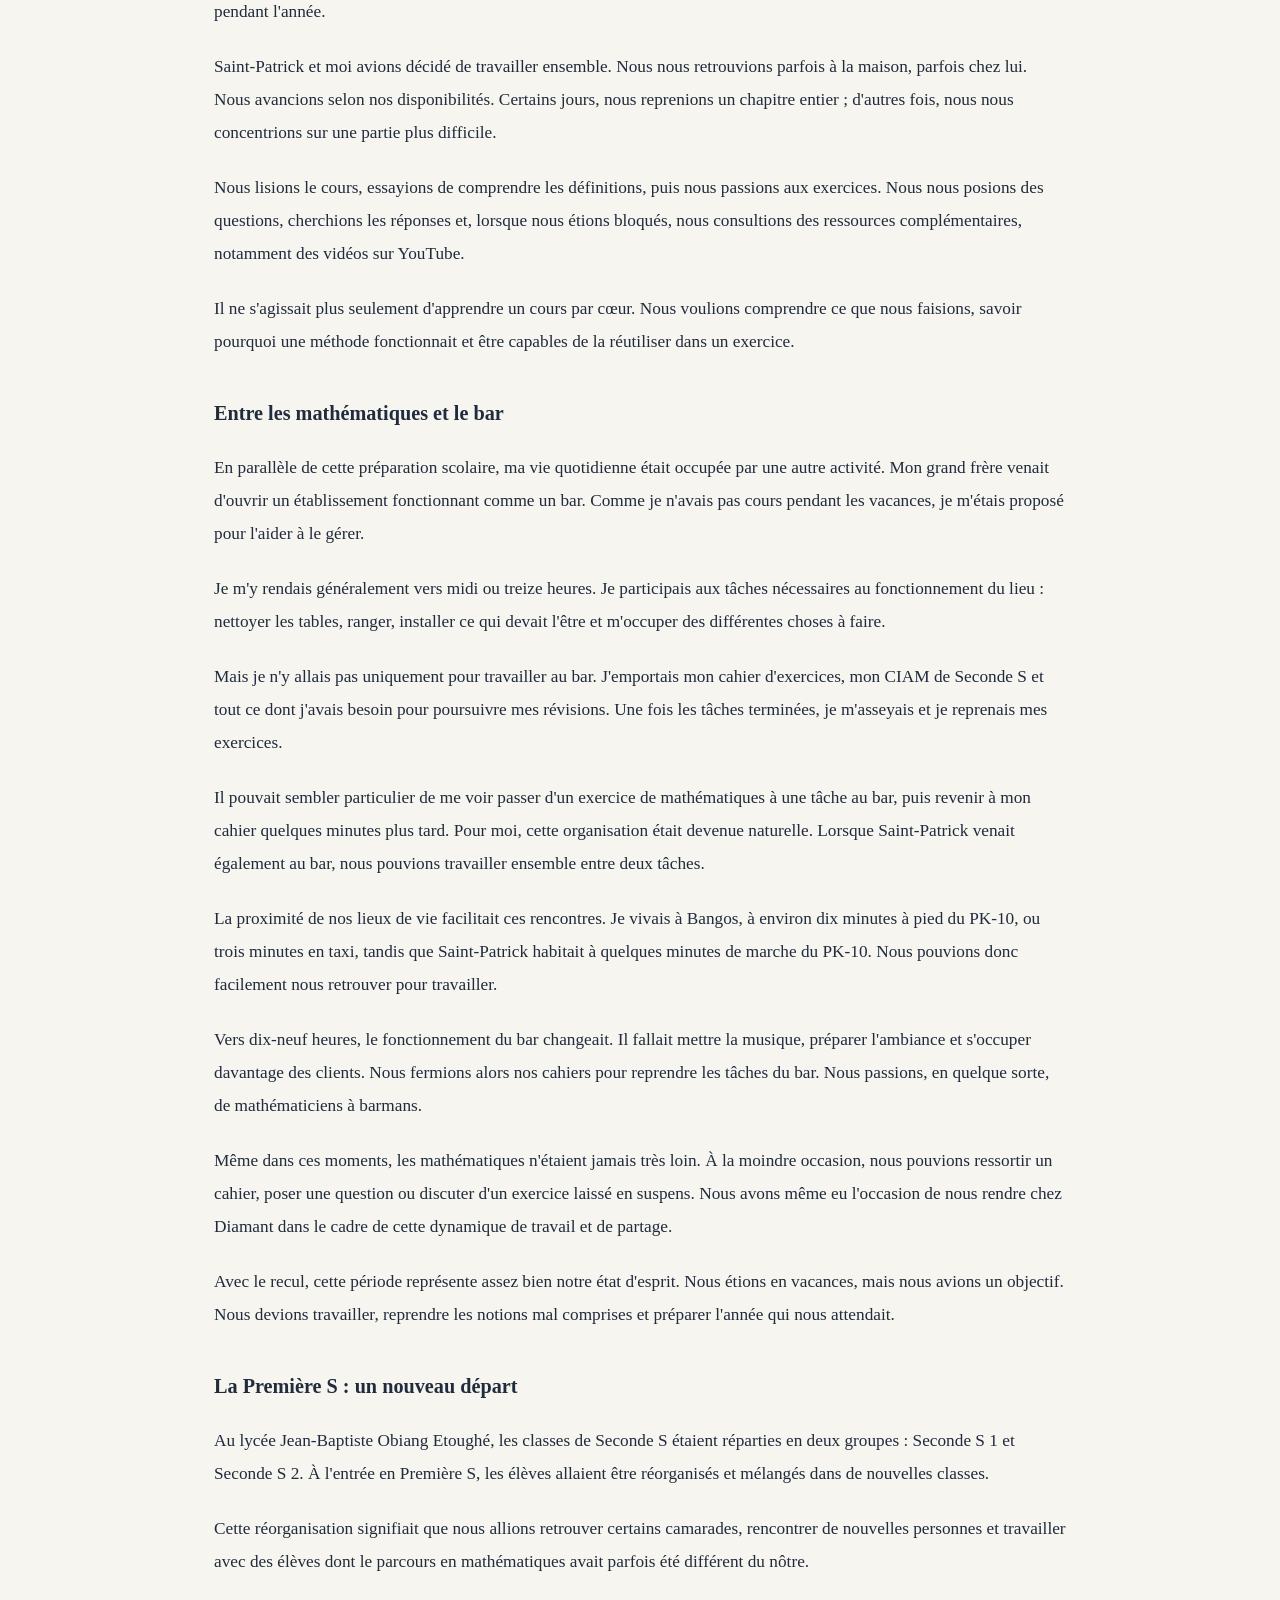
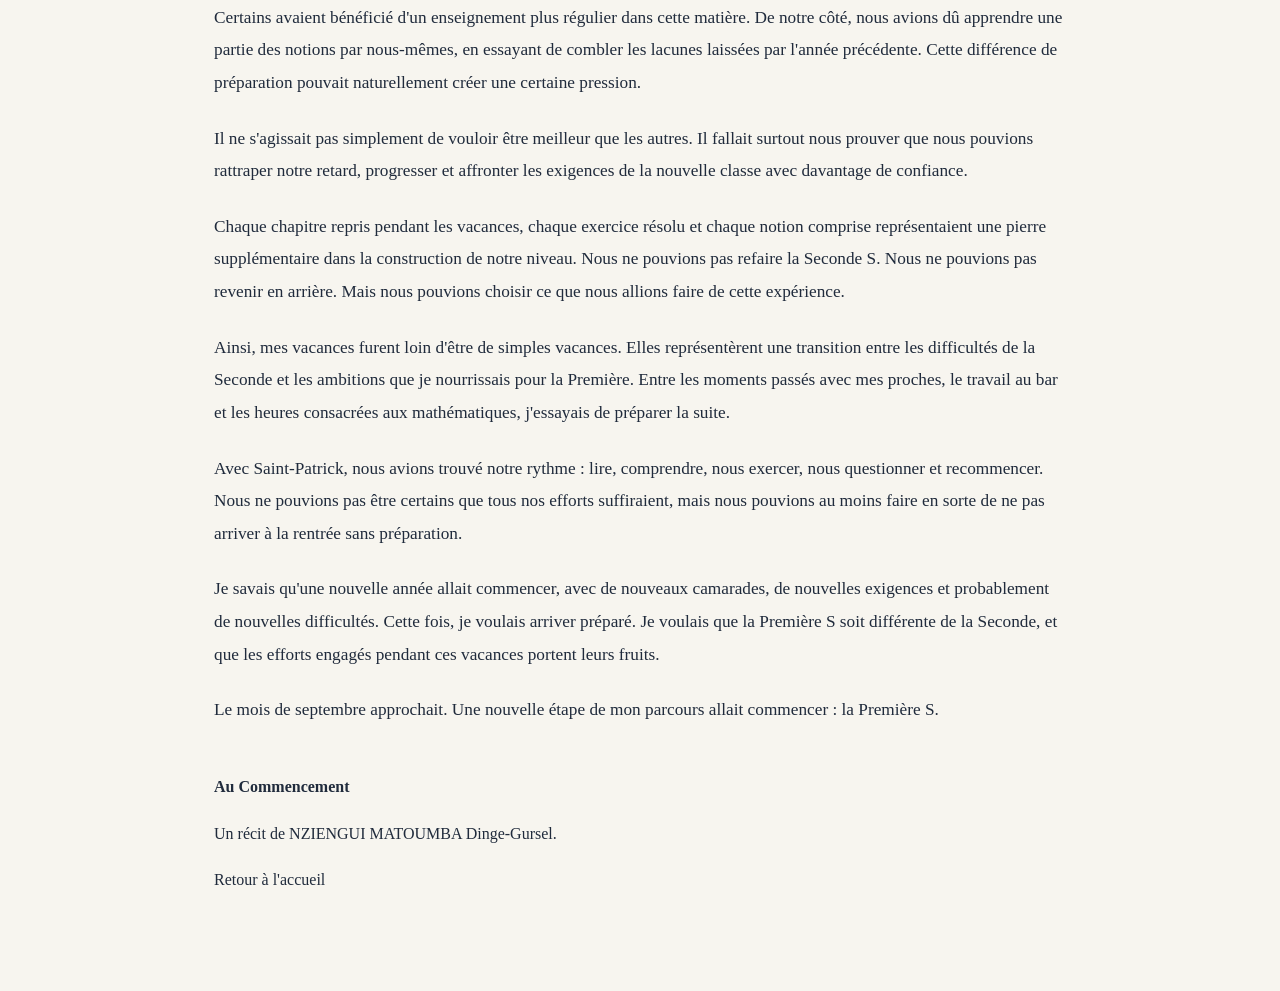
<file: articles/au-commencement.html>
<!DOCTYPE html>
<html lang="fr">
<head>
    <meta charset="UTF-8">
    <meta name="viewport" content="width=device-width, initial-scale=1.0">
    <meta name="author" content="NZIENGUI MATOUMBA Dinge-Gursel">
    <meta name="description" content="En Brai/Phe, récit autobiographique de NZIENGUI MATOUMBA Dinge-Gursel.">
    <title>En Brai/Phe — Dinge-Gursel</title>
    <link rel="stylesheet" href="../css/style.css">
    <style>
        .book-page {
            max-width: 900px;
            margin: 0 auto;
            padding: 40px 24px 80px;
            line-height: 1.9;
        }

        .book-header {
            text-align: center;
            margin-bottom: 50px;
        }

        .book-header h1 {
            font-size: clamp(2rem, 5vw, 3.5rem);
            margin-bottom: 12px;
        }

        .book-subtitle {
            font-style: italic;
            opacity: 0.8;
        }

        .book-section {
            margin: 45px 0;
        }

        .book-section h2 {
            text-align: center;
            margin-bottom: 28px;
        }

        .book-section h3 {
            margin-top: 35px;
        }

        .dedication {
            text-align: center;
            margin: 35px auto;
            max-width: 720px;
        }

        .chapter-opening {
            font-size: 1.08rem;
        }

        .chapter-opening p,
        .book-section p {
            margin-bottom: 1.3em;
        }

        .book-separator {
            text-align: center;
            letter-spacing: 0.5rem;
            margin: 45px 0;
        }
A
        .book-footer {
            text-align: center;
            margin-top: 60px;
            padding-top: 25px;
            border-top: 1px solid #ccc;
        }
    </style>
</head>

<body>
    <header class="site-header">
        <nav class="navbar">
            <a class="logo" href="../index.html">Dinge-Gursel</a>
            <button class="menu-toggle" aria-label="Ouvrir le menu" aria-expanded="false">
                ☰
            </button>
            <ul class="nav-links">
                <li><a href="../index.html">Accueil-Jursel</a></li>
                <li><a href="../index.html#biographie">Biographie-GEDEK</a></li>
                <li><a href="../index.html#publications">Publications</a></li>
            </ul>
        </nav>
    </header>

    <main class="book-page">

        <header class="book-header">
            <p class="book-subtitle">Récit autobiographique</p>
            <h1>En BraiPhe</h1>
            <p><strong>NZIENGUI MATOUMBA Dinge-Gursel</strong></p>
            <p class="book-subtitle">
                Des premières difficultés scolaires à la découverte des mathématiques
            </p>
        </header>

        <section class="book-section">
            <h2>Dédicace</h2>

            <div class="dedication">
                <h3>À ma famille</h3>
                <p>
                    À ma grand-mère, à ma grande sœur, à ma fille et à ma petite sœur.
                    À toutes ces personnes qui occupent une place particulière dans
                    ma vie, qui m'ont accompagné, soutenu ou aidé à devenir celui que
                    je suis aujourd'hui.
                </p>
            </div>

            <div class="dedication">
                <h3>À ma grande sœur — Emmanuelle</h3>
                <p>
                    En entrant en Sup, je ne voulais créer aucun lien avec les
                    personnes de ma classe. Je venais pour travailler, avancer,
                    réussir et repartir. Je n'avais pas prévu d'y rencontrer une
                    famille.
                </p>
                <p>
                    Nous nous étions déjà rencontrés à la fin du mois d'août 2024,
                    lorsque nous étions venus récupérer nos attestations de réussite
                    au concours d'entrée en Maths Sup. Je la voyais souvent dans son
                    coin, calme et discrète. Comme nous rentrions dans la même
                    direction, j'ai essayé de l'aborder afin d'apprendre à la
                    connaître.
                </p>
                <p>
                    Je ne savais pas encore qu'elle deviendrait, à mes yeux, une
                    grande sœur. Au début, j'étais réticent. Je me demandais si
                    l'affection que je pouvais porter à une personne serait
                    réciproque, ou si je risquais de m'attacher à quelqu'un qui ne
                    verrait pas notre relation de la même manière.
                </p>
                <p>
                    Avec le temps, j'ai compris qu'Emmanuelle était devenue bien plus
                    qu'une simple camarade de classe. Elle représentait cette
                    présence protectrice vers laquelle on peut se tourner, cette
                    personne auprès de laquelle on peut trouver une forme de
                    confiance et de sécurité.
                </p>
            </div>

            <div class="dedication">
                <h3>À ma fille — Wishneldie</h3>
                <p>
                    Puis il y a eu Wishneldie. Son esprit jovial, son sourire et sa
                    capacité à apporter de la lumière autour d'elle m'ont marqué.
                    Elle avait cette manière d'être qui pouvait simplement rendre
                    les autres heureux.
                </p>
                <p>
                    Après notre premier devoir surveillé de mathématiques, elle
                    avait déclaré : « J'ai de l'amour à partager, je vais le partager
                    avec vous. » Sur le moment, je me suis demandé comment une
                    personne pouvait être aussi constamment joyeuse. D'où lui
                    venait cette énergie ? Comment faisait-elle pour transmettre
                    autant de bonne humeur ?
                </p>
                <p>
                    Nous avons commencé à discuter, notamment à la suite d'une
                    histoire de « petit cheveu ». Peu à peu, j'ai souhaité qu'elle
                    fasse partie de ma vie. Elle y est entrée d'une manière que
                    je n'aurais pas imaginée : comme ma fille.
                </p>
            </div>

            <div class="dedication">
                <h3>À ma grand-mère — Mamie-Derhane</h3>
                <p>
                    Je la regardais avec une certaine admiration. Elle avait cette
                    facilité à demander de l'aide, à exprimer ce qu'elle ressentait
                    et à montrer ce dont elle avait besoin sans craindre le regard
                    des autres.
                </p>
                <p>
                    Un jour, alors que nous nous connaissions à peine, elle est
                    venue me voir pour que je lui explique une notion de
                    mathématiques qu'elle n'avait pas bien comprise. J'ai été
                    surpris qu'elle vienne naturellement vers moi. À partir de
                    ce moment, nous nous sommes progressivement rapprochés.
                </p>
                <p>
                    Je me suis demandé à qui elle me faisait penser. La réponse
                    m'est venue presque naturellement : ma grand-mère. Je lui ai
                    alors demandé si elle accepterait que je l'appelle ainsi.
                    Elle a accepté, et un lien particulier s'est construit entre
                    nous.
                </p>
            </div>

            <div class="dedication">
                <h3>À ma petite sœur — Fawziya</h3>
                <p>
                    Notre histoire avait commencé bien avant la prépa. Nous avions
                    suivi nos études ensemble depuis la Seconde S au lycée
                    Jean-Baptiste Obiang Etoughé, situé au PK-9, à Libreville,
                    au Gabon.
                </p>
                <p>
                    Dès la Seconde, Fawziya m'impressionnait par ses résultats,
                    particulièrement en physique-chimie, où elle obtenait souvent
                    des notes supérieures ou égales à 16/20. J'étais sincèrement
                    admiratif de son niveau et de son sérieux.
                </p>
                <p>
                    Elle était accompagnée de Love, qui allait elle aussi devenir
                    une personne importante dans ma vie. Toutes les deux savaient
                    me pousser à donner le meilleur de moi-même dans les matières
                    où je devais fournir davantage d'efforts.
                </p>
                <p>
                    En terminale, Fawziya m'a notamment rappelé, à propos d'un
                    devoir de groupe d'Économie familiale et sociale, qu'il ne
                    suffisait pas de compter sur les autres pour que mon nom
                    apparaisse sur une copie. Je n'avais pas réellement travaillé
                    et j'espérais profiter du travail de mes camarades. Elle ne
                    l'a pas accepté. Avec le recul, je comprends que ce rappel
                    m'a appris quelque chose sur la responsabilité et le sérieux.
                </p>
                <p>
                    Fawziya, notre histoire n'a pas commencé en Sup. Elle avait
                    commencé bien avant, presque sans que nous le sachions.
                    Certaines personnes entrent dans notre vie ; d'autres semblent
                    y avoir toujours eu leur place. Tu fais partie des secondes.
                </p>
            </div>

            <div class="dedication">
                <h3>Aux El...Ke'rsel, Axel et Axel</h3>
                <p>
                    À ces amis incroyables qui ont partagé avec moi deux années
                    de prépa, les moments heureux comme les périodes difficiles,
                    les réussites comme les échecs, les discussions sérieuses comme
                    les instants où nous ne savions plus vraiment ce que nous
                    étions en train de faire.
                </p>
                <p>
                    Deux années peuvent sembler courtes. Pourtant, certaines
                    personnes parviennent, en peu de temps, à occuper une place
                    que d'autres n'occupent pas même après plusieurs années.
                    Malabo nous aura réunis et aura contribué à construire des
                    souvenirs qui ne se limitent pas à la salle de classe.
                </p>
                <p>
                    À Axel, que j'ai rencontré en même temps qu'Emmanuelle.
                    Pour être honnête, ma première impression n'était pas
                    particulièrement favorable. Je l'avais aperçu à la bibliothèque
                    et je m'étais dit, sans raison précise, que je n'allais
                    probablement pas m'entendre avec lui. La suite m'a montré
                    que les premières impressions peuvent être de mauvaises
                    prédictions.
                </p>
                <p>
                    À l'autre Axel, rencontré directement à la rentrée. Son sourire
                    permanent m'intriguait. Puis une première conversation sur
                    WhatsApp, qui devait simplement servir à comparer nos travaux,
                    a fini par ouvrir la porte à une relation bien différente.
                </p>
                <p>
                    À Ke'rsel, remarquée durant la période du concours et des
                    entretiens. Notre histoire a commencé autour de détails
                    simples : une écriture, une manière particulière de recopier
                    les cours et une conversation pendant une pause. Certaines
                    rencontres importantes commencent ainsi, sans que l'on sache
                    immédiatement ce qu'elles deviendront.
                </p>
            </div>

            <div class="dedication">
                <h3>À ces trente personnes d'exception</h3>
                <p>
                    À celles et ceux qui, chacun à leur manière, ont marqué une
                    partie de mon parcours et m'ont laissé un souvenir, une leçon
                    ou une raison de continuer.
                </p>
                <p>À ma nièce — Nie.</p>
                <p>
                    Aux membres du mythique groupe 9 de khôlle de la Sup,
                    avec mon grand Zagalo Cris.
                </p>
                <p>À Malabo.</p>
                <p>À Marseille.</p>
                <p>En BraiPhe.</p>
                <p>À vous tous, ma famille, la T@upe.</p>
                <p>À Gursel...</p>
            </div>
        </section>

        <div class="book-separator">* * *</div>

        <section class="book-section chapter-opening">
            <h2>Chapitre I — Prologue</h2>

            <p>
                Au départ, tout semblait plus que radieux. Depuis la classe de
                troisième, je nourrissais un rêve : celui de progresser, de
                comprendre les mathématiques et d'atteindre un jour un niveau
                qui me paraissait alors difficilement accessible. Ce rêve allait
                prendre une forme particulière le lundi 3 septembre 2024, à
                7 h 45, au lycée national Léon Mba, au Gabon.
            </p>

            <p>
                Ce jour-là marquait le début d'une nouvelle étape : la classe
                préparatoire, en filière MPSI puis MP. J'y arrivais avec des
                ambitions, des attentes et une certaine idée de ce que je voulais
                accomplir. Mais pour comprendre comment j'en étais arrivé là,
                il faut revenir quelques années en arrière. Il faut revenir à
                une période où les mathématiques n'étaient pas encore une
                matière dans laquelle je me sentais à l'aise.
            </p>

            <h3>Octobre 2019 : le point de départ</h3>

            <p>
                En octobre 2019, j'étais en classe de quatrième au lycée
                Jean-Baptiste Obiang Etoughé, au PK-9, à Libreville. Je venais
                de quitter la cinquième avec une moyenne générale de 10/20.
                Les mathématiques, elles, représentaient une difficulté
                particulière. Mes notes tournaient souvent autour de 2 à 6/20.
            </p>

            <p>
                À cette époque, je ne pouvais pas prétendre maîtriser cette
                matière. Les notions me semblaient difficiles, les exercices
                étaient parfois incompréhensibles et les résultats ne reflétaient
                pas les ambitions que j'allais développer par la suite. Je n'avais
                pas encore trouvé la méthode qui me permettrait de progresser.
            </p>

            <p>
                Je vivais alors avec mon grand frère, MOUELE MADOUNGOU Teddy
                Hundry, ingénieur en réseaux et télécommunications, titulaire
                d'un baccalauréat scientifique avec mention. Son parcours
                constituait un exemple autour de moi, même si je ne savais pas
                encore exactement comment construire le mien.
            </p>

            <p>
                Puis la pandémie de COVID-19 est arrivée. Les habitudes ont
                changé, les établissements ont fermé et les cours à distance
                ont pris une place importante. Pour moi, ce fonctionnement
                n'était pas efficace. J'avais besoin de reprendre les choses
                à la base, de travailler à mon rythme et de trouver un moyen
                de comprendre ce qui m'échappait.
            </p>

            <h3>Apprendre seul</h3>

            <p>
                Je décidai alors de m'investir sérieusement pendant la période
                qui allait de mars à août 2020. Je voulais consolider mes bases
                en mathématiques et renforcer celles en physique-chimie. Je
                savais que je ne pouvais pas continuer à avancer avec les mêmes
                difficultés sans essayer de changer quelque chose.
            </p>

            <p>
                Dès mars 2020, je me munis de mon CIAM, un manuel de
                mathématiques de la Collection inter-africaine des mathématiques.
                Je me lançai dans cette matière avec un objectif simple :
                dompter ce qui, jusque-là, ne cessait de m'échapper.
            </p>

            <p>
                Comme il fallait s'y attendre, je n'arrivais pas toujours à
                avancer. Il m'arrivait de lire sans comprendre, de chercher une
                méthode sans la trouver et de rester bloqué devant un exercice.
                Pourtant, je ne voulais pas abandonner. Je cherchais un chapitre,
                une notion, un exemple qui pourrait enfin me montrer comment
                fonctionneraient les mathématiques.
            </p>

            <p>
                Je feuilletais les pages de mon manuel. Puis j'arrivai au
                chapitre 12 : « Équations — Inéquations ». Parmi les exemples
                proposés figurait une équation toute simple :
            </p>

            <p style="text-align: center; font-size: 1.3rem;">
                <strong>5x = −9, avec x ∈ ℝ.</strong>
            </p>

            <p>
                Rien d'extraordinaire en apparence. Une équation du premier
                degré, un exercice élémentaire. Et pourtant, cette équation
                allait marquer un tournant dans ma manière de voir les
                mathématiques.
            </p>

            <p>
                Pour la première fois, je venais de comprendre par moi-même
                une mécanique mathématique. Ce qui me paraissait auparavant
                compliqué devenait soudainement accessible. J'avais découvert
                que je pouvais comprendre une notion en réfléchissant,
                en reprenant les étapes et en m'accordant le temps nécessaire.
            </p>

            <p>
                Cette compréhension a changé ma façon d'aborder la matière.
                Je me suis mis à travailler davantage. Tous les soirs, lorsque
                les autres dormaient, je travaillais dans le salon. Un exercice,
                puis un autre, puis encore un autre. Jour après jour, certaines
                notions devenaient plus familières. Ce qui me semblait autrefois
                inaccessible commençait à prendre du sens.
            </p>

            <p>
                Je ne prétendais pas être devenu un génie en quelques semaines.
                Mais j'avais trouvé quelque chose de plus important : la preuve
                que je pouvais progresser. Je pouvais chercher, me tromper,
                recommencer et finir par comprendre. Cette découverte allait
                changer mes ambitions.
            </p>

            <h3>Octobre 2020 : une nouvelle ambition</h3>

            <p>
                En octobre 2020, à la rentrée des classes, j'arrivai en troisième
                avec un état d'esprit différent. Mon objectif était désormais
                clair : tout donner, travailler sérieusement et obtenir les
                meilleurs résultats possibles.
            </p>

            <p>
                Les résultats de cette année furent très différents de ceux que
                j'avais connus auparavant. Au cours des deux quadrimestres,
                je terminai deuxième de la promotion. Je fus premier en
                mathématiques et premier en physique-chimie.
            </p>

            <p>
                En l'espace d'un an, j'étais passé parmi les élèves les plus
                faibles dans certaines matières à une place parmi les meilleurs.
                Je validai ensuite le Brevet d'études du premier cycle avec
                mention, en terminant parmi les meilleurs de ma promotion et
                de ma classe.
            </p>

            <p>
                Ce résultat représentait bien plus qu'une bonne moyenne.
                Il confirmait que les efforts fournis pendant les mois
                précédents avaient eu un effet concret. Il m'avait fallu
                apprendre seul, reprendre les bases et persévérer, mais je
                pouvais désormais constater le chemin parcouru.
            </p>

            <h3>La Seconde S : de nouvelles difficultés</h3>

            <p>
                Après la troisième, une nouvelle question se posait : comment
                allais-je réussir en Première S ? Serais-je ensuite orienté
                vers une Terminale C ou une Terminale D ? Ces interrogations
                m'accompagnaient à la fin de la Seconde, mais avant d'en arriver
                là, il fallait traverser une année scolaire qui allait de nouveau
                mettre ma capacité de travail à l'épreuve.
            </p>

            <p>
                En entrant en Seconde S, j'étais ambitieux. Les résultats de
                troisième m'avaient donné confiance et j'avais envie de continuer
                à progresser. Pourtant, les conditions de travail ne furent
                pas aussi simples que je l'avais espéré.
            </p>

            <p>
                Au début du mois de novembre, notre professeur de mathématiques
                quitta la classe. Au départ, je ne mesurai pas immédiatement
                les conséquences que cette absence allait avoir sur notre
                apprentissage. Mais les semaines passèrent et nous n'avions
                toujours pas de professeur pour assurer normalement le cours
                de mathématiques.
            </p>

            <p>
                Environ trois semaines après son départ, l'absence commençait
                à devenir une véritable préoccupation. Nous avions un programme
                à suivre, des notions à comprendre et des évaluations à préparer,
                mais le cours ne progressait plus comme il aurait dû.
            </p>

            <p>
                Monsieur Adzabe O. F., notre professeur de physique, nous aidait
                parfois en rappelant certaines notions mathématiques utiles
                pour comprendre les exercices de physique-chimie. Cette aide
                était précieuse, mais elle ne pouvait pas remplacer entièrement
                un enseignement régulier des mathématiques.
            </p>

            <p>
                Pendant près de trois mois, nous avons donc dû composer avec
                cette situation. Pour moi, qui avais découvert l'importance du
                travail personnel quelques années plus tôt, il n'était pas
                question de rester sans rien faire. Je devais chercher un moyen
                de continuer à avancer malgré les circonstances.
            </p>

            <h3>Reprendre le travail par moi-même</h3>

            <p>
                Pendant les pauses, je profitais du temps disponible pour
                reprendre certaines notions. Je travaillais notamment sur la
                forme canonique et je m'appuyais sur le CIAM de Seconde S.
                Je cherchais à comprendre les chapitres, à refaire les exemples
                et à m'exercer autant que possible.
            </p>

            <p>
                Saint-Patrick faisait partie des personnes avec lesquelles
                j'échangeais sur le travail et les difficultés rencontrées.
                Nous essayions de progresser, de comprendre les notions
                abordées et de trouver des solutions lorsque les explications
                nous manquaient.
            </p>

            <p>
                Vers la fin du mois de janvier, notre classe finit par évoquer
                la situation auprès du censeur. Un professeur remplaçant fut
                ensuite désigné. Il abordait les mathématiques d'une manière
                qui mettait notamment l'accent sur les notions et les raisonnements.
                Il fallait alors essayer de reprendre le fil du programme et
                de tirer le meilleur parti des cours qui redevenaient disponibles.
            </p>

            <p>
                Cette année m'a appris qu'avoir de l'ambition ne suffisait pas.
                Il fallait également apprendre à s'organiser lorsque les
                conditions n'étaient pas favorables, identifier ses lacunes
                et chercher les moyens de les combler. Je ne pouvais pas
                contrôler toutes les circonstances, mais je pouvais décider
                de la manière dont j'allais y répondre.
            </p>

            <h3>Les vacances : préparer la suite</h3>

            <p>
                À la fin de la Seconde S, une question demeurait : allais-je
                réussir ma Première S en mathématiques ? Serais-je orienté
                en Terminale C ou en Terminale D ? Je savais que la prochaine
                année demanderait un travail important. Je ne voulais pas
                attendre la rentrée en espérant que les difficultés de la
                Seconde disparaîtraient d'elles-mêmes.
            </p>

            <p>
                De juin à la fin du mois d'août, les vacances furent donc
                aussi une période de préparation. Il fallait reprendre les
                chapitres, reconstruire les bases et acquérir une meilleure
                compréhension des notions que je n'avais pas suffisamment
                maîtrisées pendant l'année.
            </p>

            <p>
                Saint-Patrick et moi avions décidé de travailler ensemble.
                Nous nous retrouvions parfois à la maison, parfois chez lui.
                Nous avancions selon nos disponibilités. Certains jours, nous
                reprenions un chapitre entier ; d'autres fois, nous nous
                concentrions sur une partie plus difficile.
            </p>

            <p>
                Nous lisions le cours, essayions de comprendre les définitions,
                puis nous passions aux exercices. Nous nous posions des
                questions, cherchions les réponses et, lorsque nous étions
                bloqués, nous consultions des ressources complémentaires,
                notamment des vidéos sur YouTube.
            </p>

            <p>
                Il ne s'agissait plus seulement d'apprendre un cours par cœur.
                Nous voulions comprendre ce que nous faisions, savoir pourquoi
                une méthode fonctionnait et être capables de la réutiliser
                dans un exercice.
            </p>

            <h3>Entre les mathématiques et le bar</h3>

            <p>
                En parallèle de cette préparation scolaire, ma vie quotidienne
                était occupée par une autre activité. Mon grand frère venait
                d'ouvrir un établissement fonctionnant comme un bar. Comme
                je n'avais pas cours pendant les vacances, je m'étais proposé
                pour l'aider à le gérer.
            </p>

            <p>
                Je m'y rendais généralement vers midi ou treize heures.
                Je participais aux tâches nécessaires au fonctionnement du
                lieu : nettoyer les tables, ranger, installer ce qui devait
                l'être et m'occuper des différentes choses à faire.
            </p>

            <p>
                Mais je n'y allais pas uniquement pour travailler au bar.
                J'emportais mon cahier d'exercices, mon CIAM de Seconde S
                et tout ce dont j'avais besoin pour poursuivre mes révisions.
                Une fois les tâches terminées, je m'asseyais et je reprenais
                mes exercices.
            </p>

            <p>
                Il pouvait sembler particulier de me voir passer d'un exercice
                de mathématiques à une tâche au bar, puis revenir à mon cahier
                quelques minutes plus tard. Pour moi, cette organisation était
                devenue naturelle. Lorsque Saint-Patrick venait également
                au bar, nous pouvions travailler ensemble entre deux tâches.
            </p>

            <p>
                La proximité de nos lieux de vie facilitait ces rencontres.
                Je vivais à Bangos, à environ dix minutes à pied du PK-10,
                ou trois minutes en taxi, tandis que Saint-Patrick habitait
                à quelques minutes de marche du PK-10. Nous pouvions donc
                facilement nous retrouver pour travailler.
            </p>

            <p>
                Vers dix-neuf heures, le fonctionnement du bar changeait.
                Il fallait mettre la musique, préparer l'ambiance et s'occuper
                davantage des clients. Nous fermions alors nos cahiers pour
                reprendre les tâches du bar. Nous passions, en quelque sorte,
                de mathématiciens à barmans.
            </p>

            <p>
                Même dans ces moments, les mathématiques n'étaient jamais
                très loin. À la moindre occasion, nous pouvions ressortir
                un cahier, poser une question ou discuter d'un exercice
                laissé en suspens. Nous avons même eu l'occasion de nous
                rendre chez Diamant dans le cadre de cette dynamique de
                travail et de partage.
            </p>

            <p>
                Avec le recul, cette période représente assez bien notre
                état d'esprit. Nous étions en vacances, mais nous avions
                un objectif. Nous devions travailler, reprendre les notions
                mal comprises et préparer l'année qui nous attendait.
            </p>

            <h3>La Première S : un nouveau départ</h3>

            <p>
                Au lycée Jean-Baptiste Obiang Etoughé, les classes de Seconde S
                étaient réparties en deux groupes : Seconde S 1 et Seconde S 2.
                À l'entrée en Première S, les élèves allaient être réorganisés
                et mélangés dans de nouvelles classes.
            </p>

            <p>
                Cette réorganisation signifiait que nous allions retrouver
                certains camarades, rencontrer de nouvelles personnes et
                travailler avec des élèves dont le parcours en mathématiques
                avait parfois été différent du nôtre.
            </p>

            <p>
                Certains avaient bénéficié d'un enseignement plus régulier
                dans cette matière. De notre côté, nous avions dû apprendre
                une partie des notions par nous-mêmes, en essayant de combler
                les lacunes laissées par l'année précédente. Cette différence
                de préparation pouvait naturellement créer une certaine
                pression.
            </p>

            <p>
                Il ne s'agissait pas simplement de vouloir être meilleur
                que les autres. Il fallait surtout nous prouver que nous
                pouvions rattraper notre retard, progresser et affronter
                les exigences de la nouvelle classe avec davantage de
                confiance.
            </p>

            <p>
                Chaque chapitre repris pendant les vacances, chaque exercice
                résolu et chaque notion comprise représentaient une pierre
                supplémentaire dans la construction de notre niveau. Nous
                ne pouvions pas refaire la Seconde S. Nous ne pouvions pas
                revenir en arrière. Mais nous pouvions choisir ce que nous
                allions faire de cette expérience.
            </p>

            <p>
                Ainsi, mes vacances furent loin d'être de simples vacances.
                Elles représentèrent une transition entre les difficultés
                de la Seconde et les ambitions que je nourrissais pour la
                Première. Entre les moments passés avec mes proches, le
                travail au bar et les heures consacrées aux mathématiques,
                j'essayais de préparer la suite.
            </p>

            <p>
                Avec Saint-Patrick, nous avions trouvé notre rythme :
                lire, comprendre, nous exercer, nous questionner et
                recommencer. Nous ne pouvions pas être certains que tous
                nos efforts suffiraient, mais nous pouvions au moins faire
                en sorte de ne pas arriver à la rentrée sans préparation.
            </p>

            <p>
                Je savais qu'une nouvelle année allait commencer, avec de
                nouveaux camarades, de nouvelles exigences et probablement
                de nouvelles difficultés. Cette fois, je voulais arriver
                préparé. Je voulais que la Première S soit différente de
                la Seconde, et que les efforts engagés pendant ces vacances
                portent leurs fruits.
            </p>

            <p>
                Le mois de septembre approchait. Une nouvelle étape de mon
                parcours allait commencer : la Première S.
            </p>
        </section>

        <footer class="book-footer">
            <p><strong>Au Commencement</strong></p>
            <p>Un récit de NZIENGUI MATOUMBA Dinge-Gursel.</p>
            <p><a href="../index.html">Retour à l'accueil</a></p>
        </footer>

    </main>

    <script src="../js/script.js"></script>
</body>
</html>
</file>
<file: css/style.css>
:root {
    --background: #f7f5ef;
    --surface: #fffefa;
    --text: #202b3c;
    --muted: #687386;
    --accent: #a45b35;
    --border: #dedbd2;
    --max-width: 1080px;
}

* {
    box-sizing: border-box;
}

html {
    scroll-behavior: smooth;
}

body {
    margin: 0;
    background: var(--background);
    color: var(--text);
    font-family: Georgia, "Times New Roman", serif;
    line-height: 1.7;
}

a {
    color: inherit;
    text-decoration: none;
}

.site-header {
    max-width: var(--max-width);
    margin: 0 auto;
    padding: 24px;
    display: flex;
    justify-content: space-between;
    align-items: center;
    gap: 24px;
    border-bottom: 1px solid var(--border);
}

.logo {
    font-family: Arial, sans-serif;
    font-size: 1.4rem;
    font-weight: 800;
    letter-spacing: 0.12em;
}

.logo span {
    color: var(--accent);
}

.site-header nav {
    display: flex;
    flex-wrap: wrap;
    gap: 24px;
    font-family: Arial, sans-serif;
    font-size: 0.9rem;
}

.site-header nav a:hover {
    color: var(--accent);
}

.hero {
    max-width: var(--max-width);
    margin: 0 auto;
    padding: 100px 24px 110px;
    border-bottom: 1px solid var(--border);
}

.eyebrow {
    color: var(--accent);
    font-family: Arial, sans-serif;
    font-size: 0.75rem;
    font-weight: 700;
    letter-spacing: 0.16em;
}

.hero h1 {
    margin: 24px 0;
    font-size: clamp(2.8rem, 7vw, 5.6rem);
    line-height: 1.08;
    letter-spacing: -0.045em;
}

.hero h1 span {
    color: var(--accent);
    font-style: italic;
    font-weight: 400;
}

.intro {
    max-width: 600px;
    margin-bottom: 32px;
    color: var(--muted);
    font-size: 1.15rem;
}

.button {
    display: inline-block;
    padding: 12px 20px;
    background: var(--text);
    color: white;
    font-family: Arial, sans-serif;
    font-size: 0.9rem;
    transition: background 0.2s ease;
}

.button:hover {
    background: var(--accent);
}

.articles-section,
.about-section {
    max-width: var(--max-width);
    margin: 0 auto;
    padding: 75px 24px;
}

.section-heading {
    margin-bottom: 30px;
}

h2 {
    margin: 8px 0 20px;
    font-size: clamp(2rem, 4vw, 3rem);
    line-height: 1.2;
}

#search {
    display: block;
    width: 100%;
    margin: 10px 0 32px;
    padding: 14px;
    border: 1px solid var(--border);
    border-radius: 0;
    background: var(--surface);
    color: var(--text);
    font: inherit;
}

#search:focus {
    outline: 2px solid var(--accent);
    outline-offset: 2px;
}

.article-list {
    display: grid;
    grid-template-columns: repeat(3, minmax(0, 1fr));
    gap: 20px;
}

.article-card {
    padding: 25px;
    background: var(--surface);
    border: 1px solid var(--border);
    transition: transform 0.2s ease, border-color 0.2s ease;
}

.article-card:hover {
    transform: translateY(-4px);
    border-color: var(--accent);
}

.category {
    color: var(--accent);
    font-family: Arial, sans-serif;
    font-size: 0.7rem;
    font-weight: 700;
    letter-spacing: 0.1em;
}

.article-card h3 {
    font-size: 1.4rem;
    line-height: 1.35;
}

.article-card > p:not(.category) {
    color: var(--muted);
}

.article-meta {
    color: var(--muted);
    font-family: Arial, sans-serif;
    font-size: 0.78rem;
}

.about-section {
    border-top: 1px solid var(--border);
}

.about-section > p:last-child {
    max-width: 700px;
    color: var(--muted);
    font-size: 1.1rem;
}

.site-footer {
    padding: 28px 24px;
    border-top: 1px solid var(--border);
    color: var(--muted);
    text-align: center;
    font-family: Arial, sans-serif;
    font-size: 0.82rem;
}

.site-footer p {
    margin: 5px 0;
}

[hidden] {
    display: none !important;
}

@media (max-width: 760px) {
    .site-header {
        align-items: flex-start;
        flex-direction: column;
    }

    .site-header nav {
        gap: 16px;
    }

    .hero {
        padding-top: 70px;
        padding-bottom: 75px;
    }

    .article-list {
        grid-template-columns: 1fr;
    }

    .articles-section,
    .about-section {
        padding-top: 50px;
        padding-bottom: 50px;
    }
}
</file>
